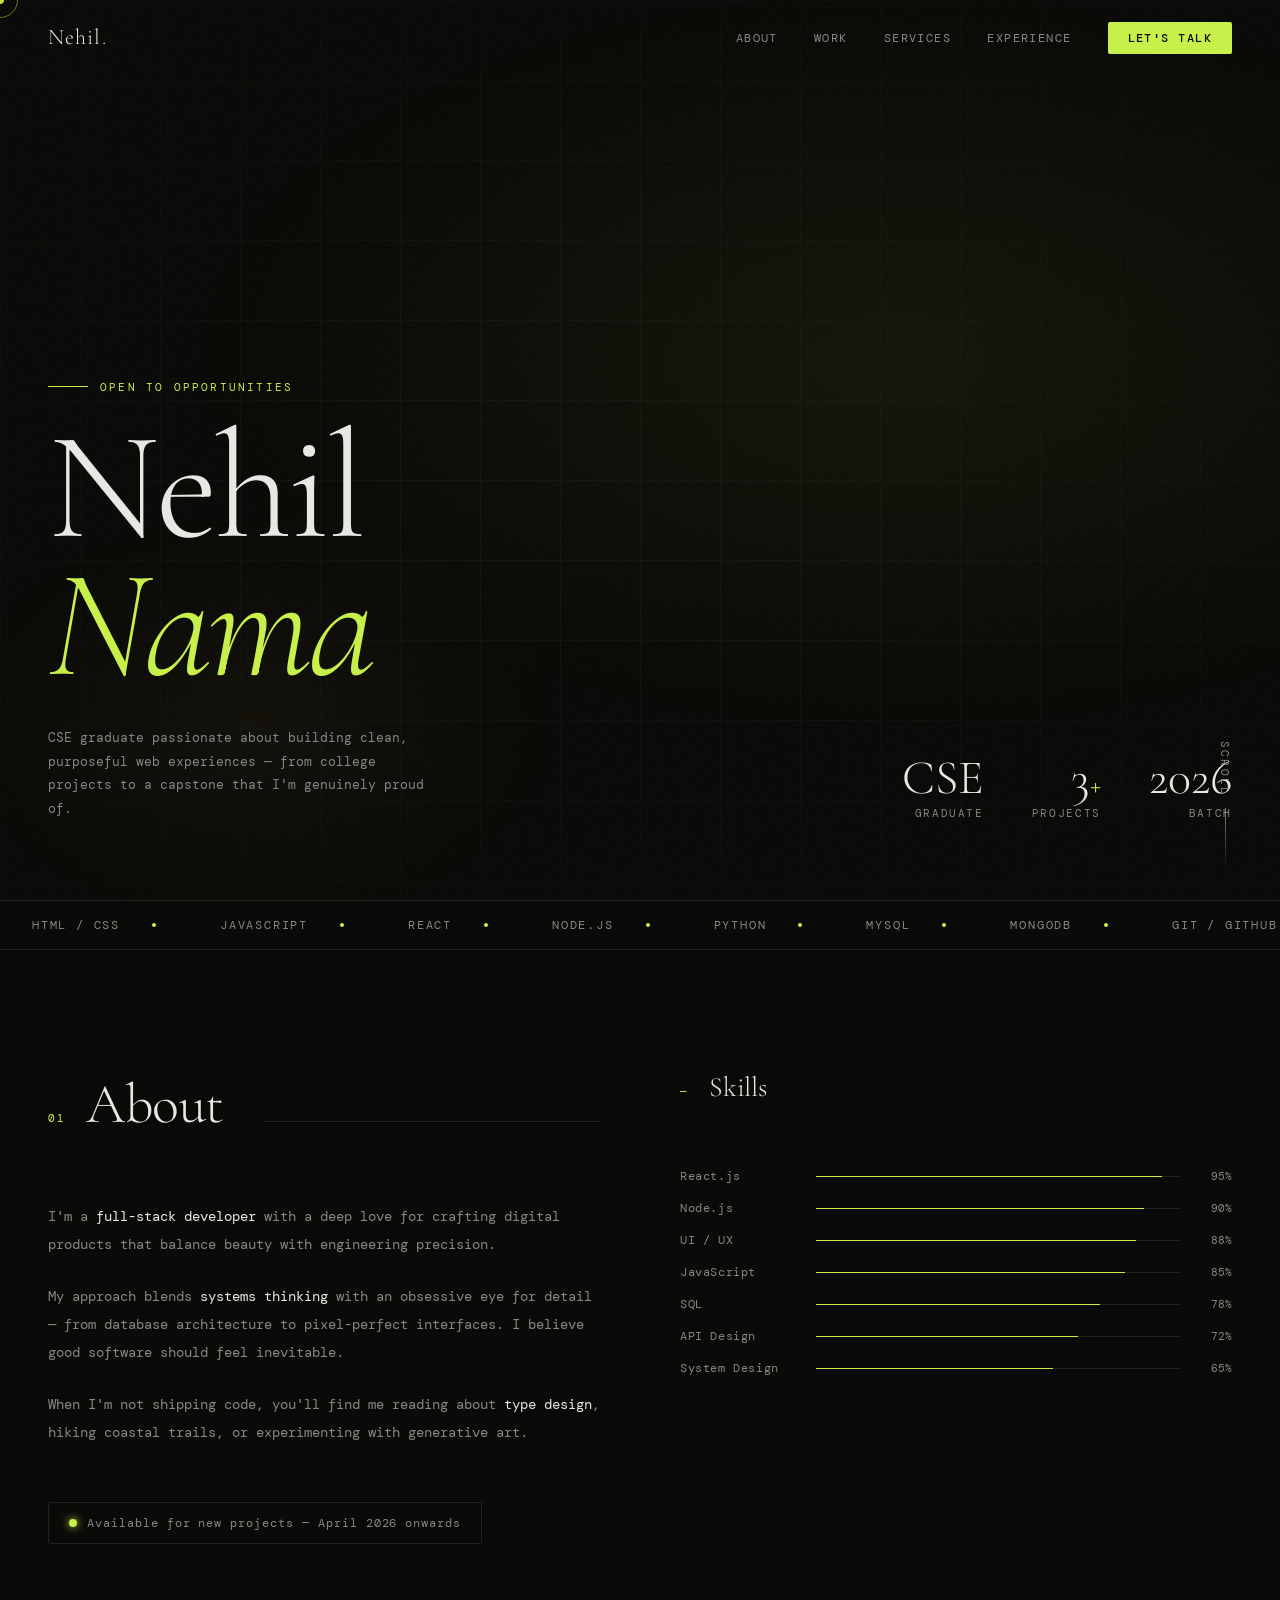
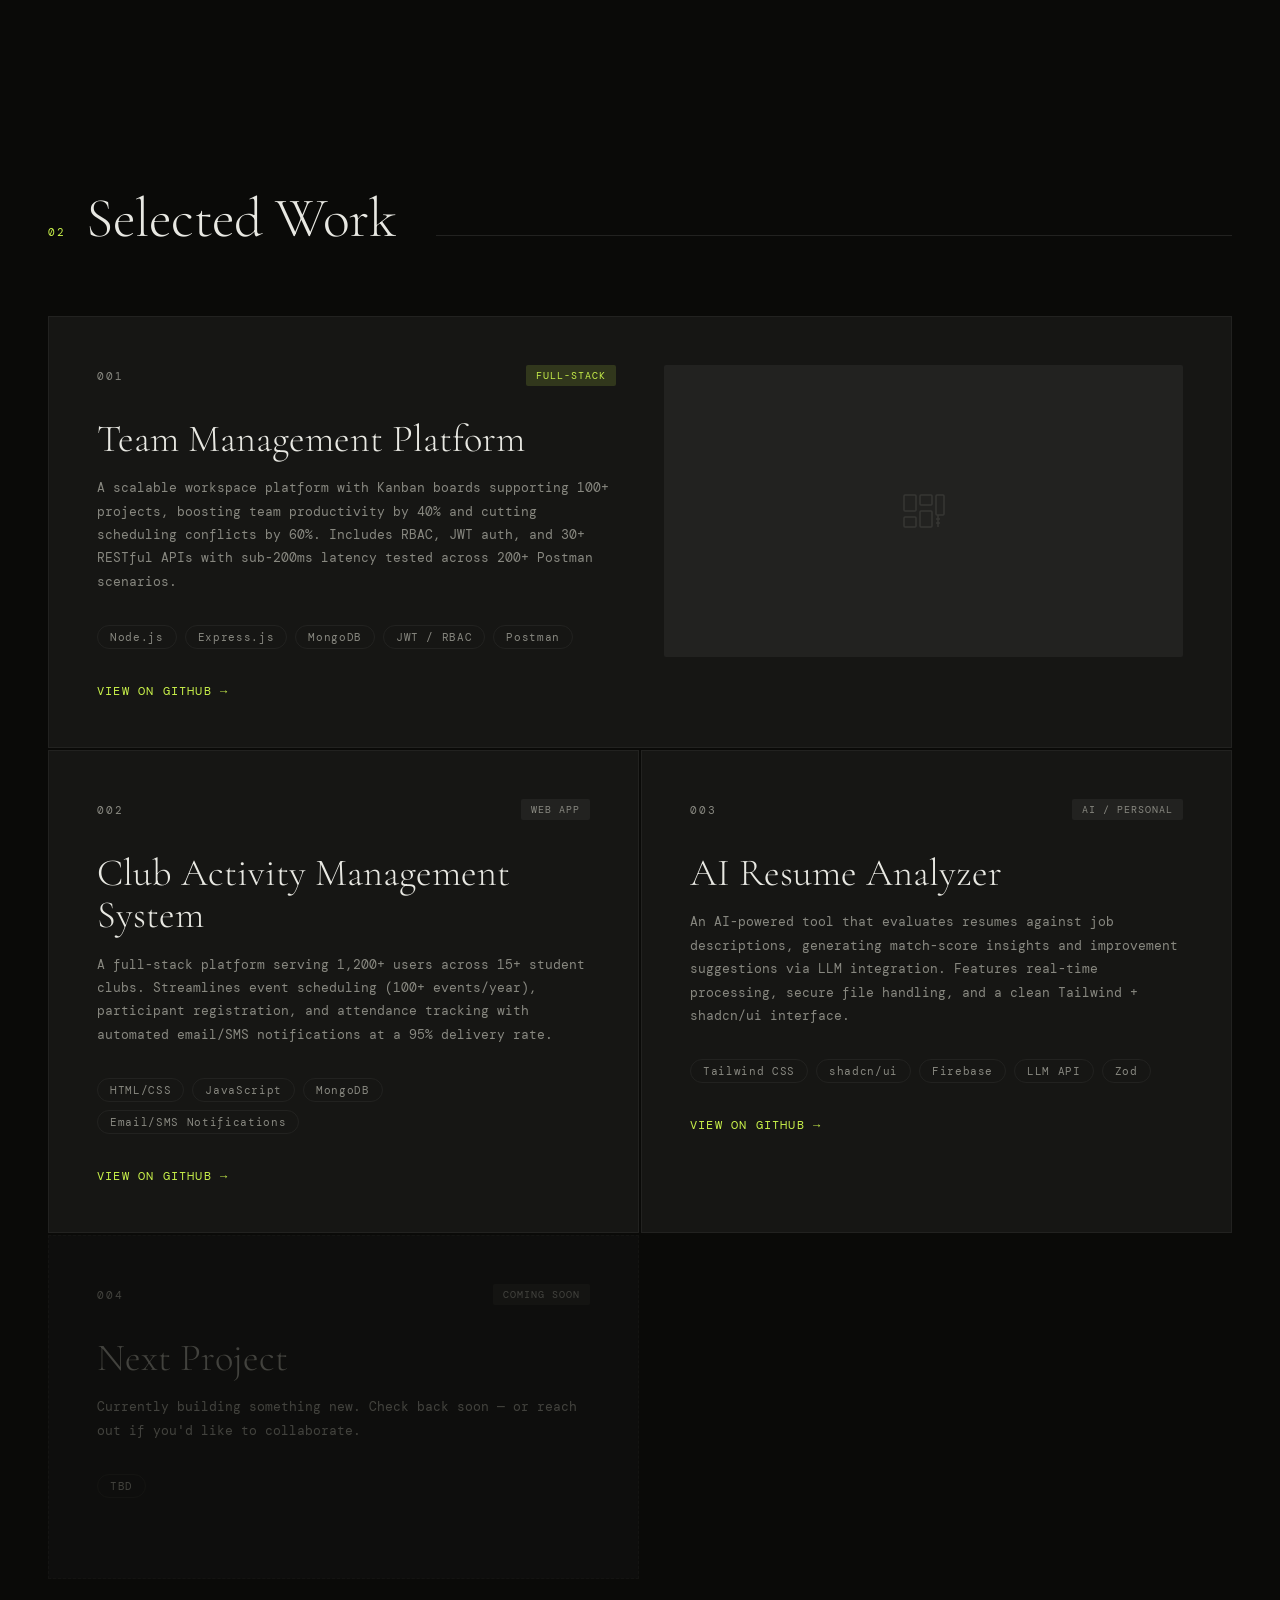
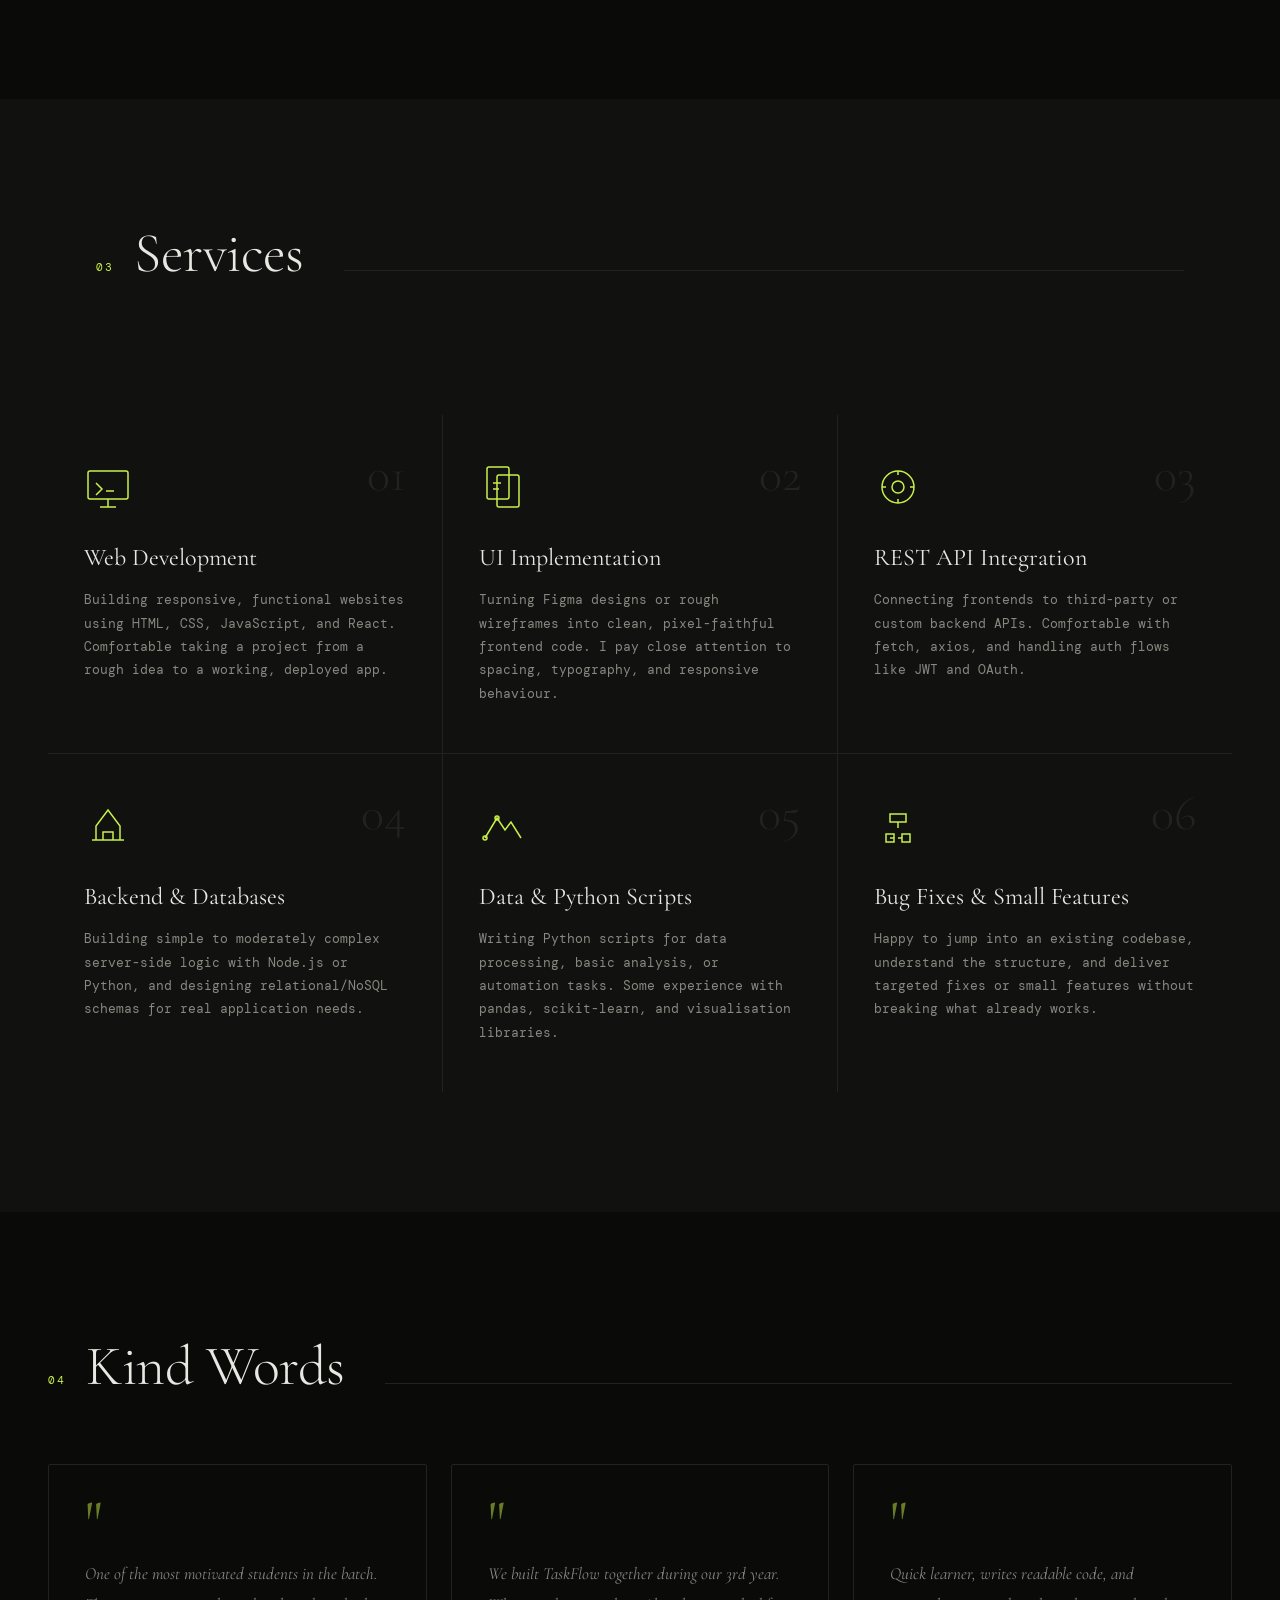
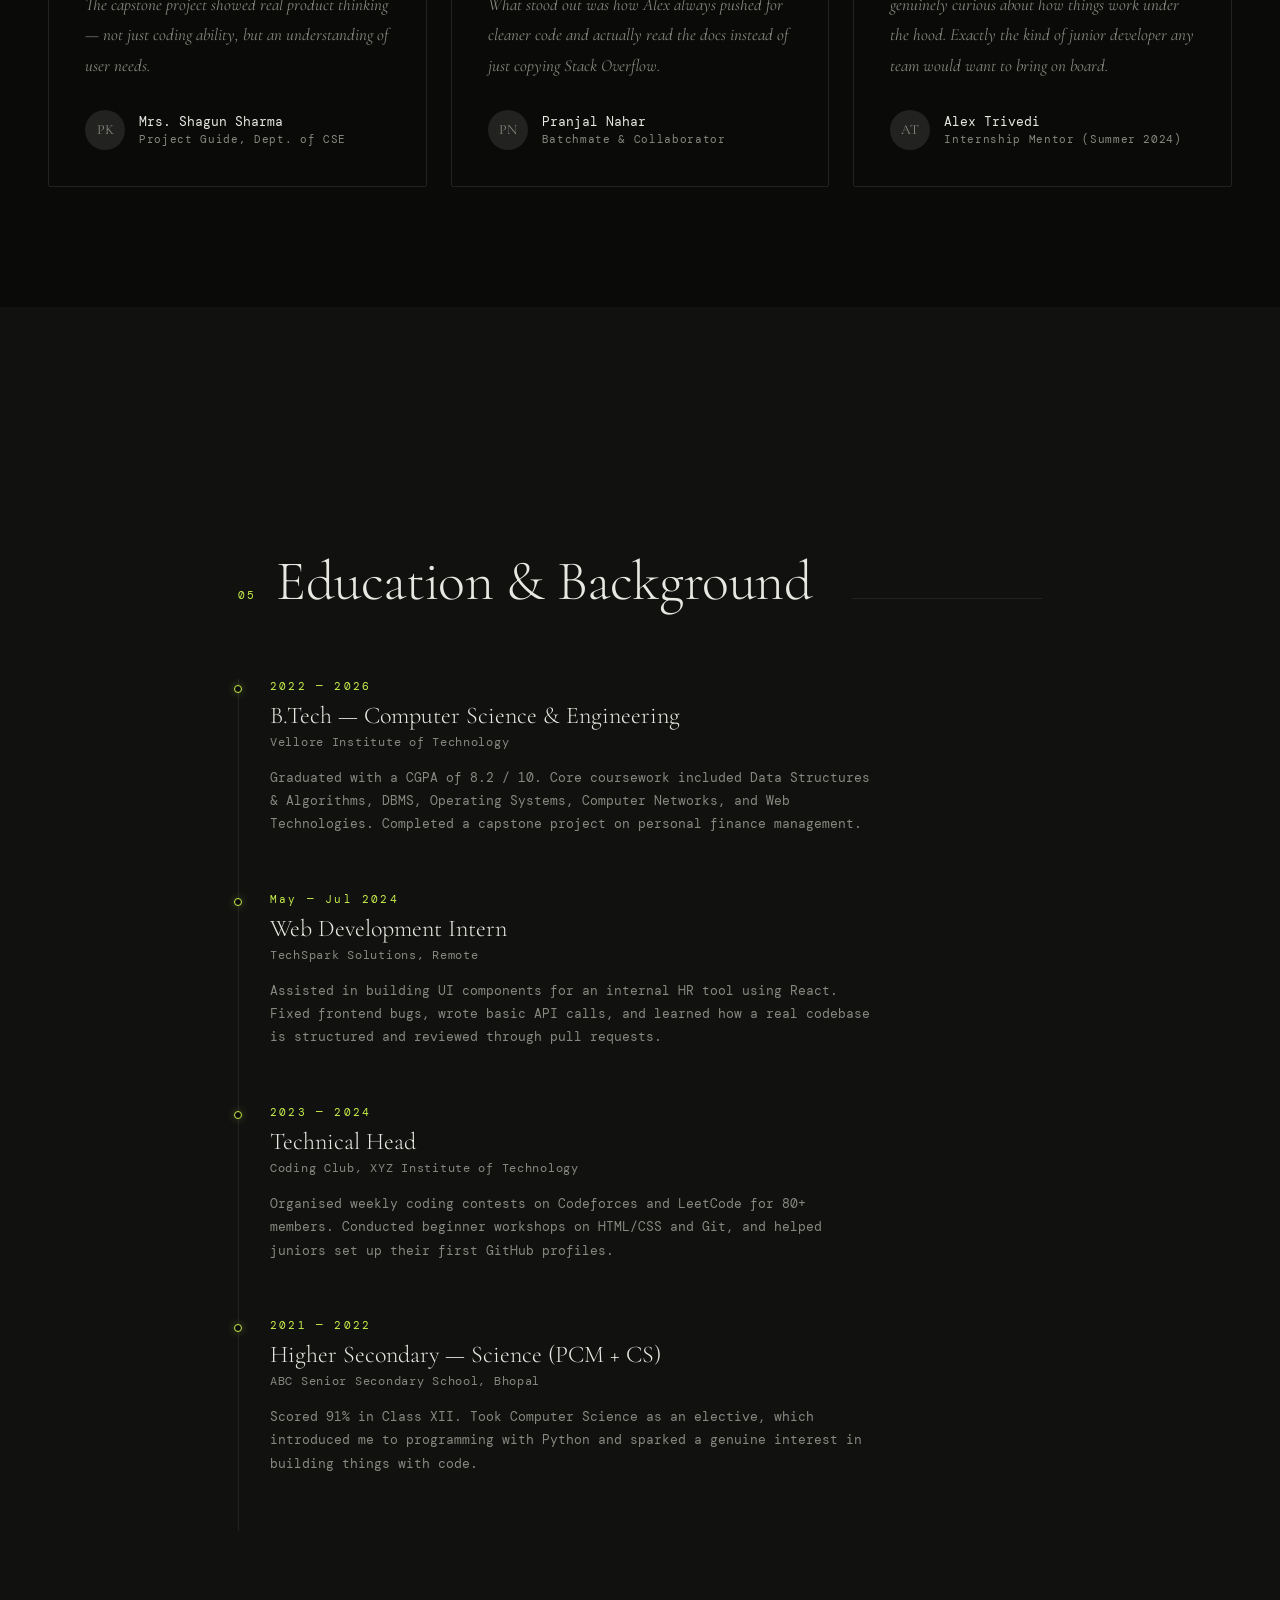
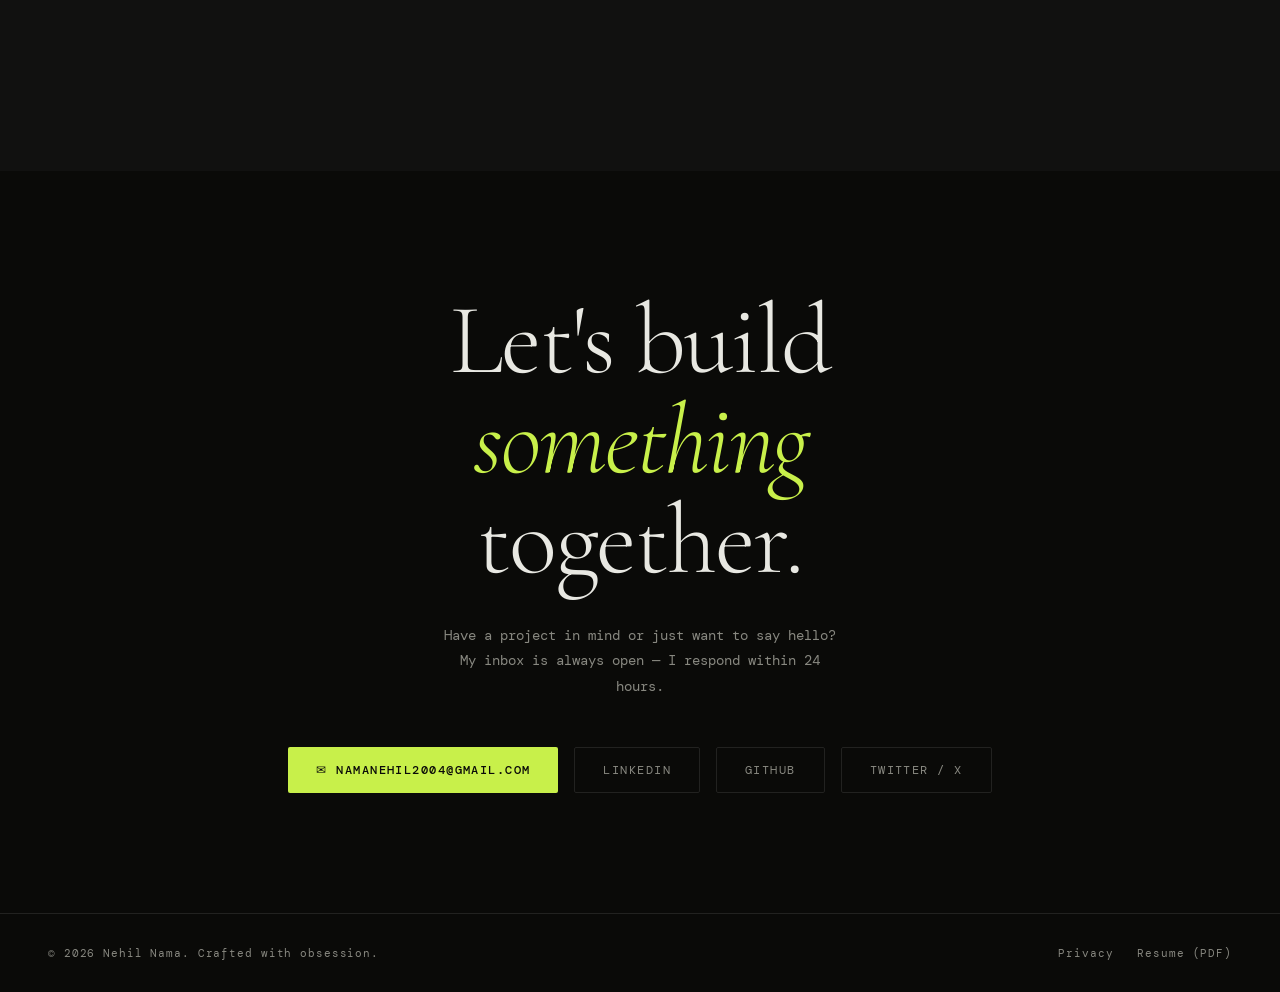
<file: index.html>
<!DOCTYPE html>
<html lang="en">
<head>
<meta charset="UTF-8" />
<meta name="viewport" content="width=device-width, initial-scale=1.0"/>
<title>Nehil Nama — Portfolio</title>
<link href="https://fonts.googleapis.com/css2?family=Cormorant+Garamond:ital,wght@0,300;0,400;0,600;1,300;1,400&family=DM+Mono:wght@300;400;500&display=swap" rel="stylesheet"/>
<link rel="stylesheet" href="style.css" />
</head>
<body>
 
<!-- Cursor -->
<div class="cursor">
  <div class="cursor-dot" id="cursorDot"></div>
  <div class="cursor-ring" id="cursorRing"></div>
</div>
 
<!-- NAV -->
<nav id="navbar">
  <a href="#hero" class="nav-logo">Nehil<span>.</span></a>
  <ul class="nav-links">
    <li><a href="#about">About</a></li>
    <li><a href="#work">Work</a></li>
    <li><a href="#services">Services</a></li>
    <li><a href="#experience">Experience</a></li>
    <li><a href="#contact" class="nav-cta">Let's Talk</a></li>
  </ul>
</nav>
 
<!-- HERO -->
<section id="hero">
  <div class="hero-bg"></div>
  <div class="hero-grid"></div>
  <div class="hero-tag reveal">Open to opportunities</div>
  <h1 class="hero-name reveal reveal-delay-1">Nehil<br><em>Nama</em></h1>
  <div class="hero-bottom reveal reveal-delay-2">
    <p class="hero-desc">CSE graduate passionate about building clean, purposeful web experiences — from college projects to a capstone that I'm genuinely proud of.</p>
    <div class="hero-stats">
      <div class="stat">
        <div class="stat-num">CSE</div>
        <div class="stat-label">Graduate</div>
      </div>
      <div class="stat">
        <div class="stat-num">3<span>+</span></div>
        <div class="stat-label">Projects</div>
      </div>
      <div class="stat">
        <div class="stat-num">2026</div>
        <div class="stat-label">Batch</div>
      </div>
    </div>
  </div>
  <div class="scroll-hint">Scroll</div>
</section>
 
<!-- MARQUEE -->
<div class="marquee-wrap">
  <div class="marquee-track">
    <span class="marquee-item">HTML / CSS <span class="marquee-dot"></span></span>
    <span class="marquee-item">JavaScript <span class="marquee-dot"></span></span>
    <span class="marquee-item">React <span class="marquee-dot"></span></span>
    <span class="marquee-item">Node.js <span class="marquee-dot"></span></span>
    <span class="marquee-item">Python <span class="marquee-dot"></span></span>
    <span class="marquee-item">MySQL <span class="marquee-dot"></span></span>
    <span class="marquee-item">MongoDB <span class="marquee-dot"></span></span>
    <span class="marquee-item">Git / GitHub <span class="marquee-dot"></span></span>
    <span class="marquee-item">Figma <span class="marquee-dot"></span></span>
    <span class="marquee-item">HTML / CSS <span class="marquee-dot"></span></span>
    <span class="marquee-item">JavaScript <span class="marquee-dot"></span></span>
    <span class="marquee-item">React <span class="marquee-dot"></span></span>
    <span class="marquee-item">Node.js <span class="marquee-dot"></span></span>
    <span class="marquee-item">Python <span class="marquee-dot"></span></span>
    <span class="marquee-item">MySQL <span class="marquee-dot"></span></span>
    <span class="marquee-item">MongoDB <span class="marquee-dot"></span></span>
    <span class="marquee-item">Git / GitHub <span class="marquee-dot"></span></span>
    <span class="marquee-item">Figma <span class="marquee-dot"></span></span>
  </div>
</div>
 
<!-- ABOUT -->
<section id="about">
  <div>
    <div class="section-header reveal">
      <span class="section-num">01</span>
      <h2 class="section-title">About</h2>
      <div class="section-line"></div>
    </div>
    <div class="about-text reveal reveal-delay-1">
      <p>I'm a <strong>full-stack developer</strong> with a deep love for crafting digital products that balance beauty with engineering precision.</p>
      <p>My approach blends <strong>systems thinking</strong> with an obsessive eye for detail — from database architecture to pixel-perfect interfaces. I believe good software should feel inevitable.</p>
      <p>When I'm not shipping code, you'll find me reading about <strong>type design</strong>, hiking coastal trails, or experimenting with generative art.</p>
      <div class="available-badge">
        <div class="available-dot"></div>
        Available for new projects — April 2026 onwards
      </div>
    </div>
  </div>
  <div>
    <div class="section-header reveal">
      <span class="section-num">—</span>
      <h2 class="section-title" style="font-size:28px">Skills</h2>
    </div>
    <div class="about-skills reveal reveal-delay-1" id="skillBars">
      <div class="skill-row"><span class="skill-name">React.js</span><div class="skill-bar"><div class="skill-fill" style="width:95%"></div></div><span class="skill-pct">95%</span></div>
      <div class="skill-row"><span class="skill-name">Node.js</span><div class="skill-bar"><div class="skill-fill" style="width:90%"></div></div><span class="skill-pct">90%</span></div>
      <div class="skill-row"><span class="skill-name">UI / UX</span><div class="skill-bar"><div class="skill-fill" style="width:88%"></div></div><span class="skill-pct">88%</span></div>
      <div class="skill-row"><span class="skill-name">JavaScript</span><div class="skill-bar"><div class="skill-fill" style="width:85%"></div></div><span class="skill-pct">85%</span></div>
      <div class="skill-row"><span class="skill-name">SQL</span><div class="skill-bar"><div class="skill-fill" style="width:78%"></div></div><span class="skill-pct">78%</span></div>
      <div class="skill-row"><span class="skill-name">API Design</span><div class="skill-bar"><div class="skill-fill" style="width:72%"></div></div><span class="skill-pct">72%</span></div>
      <div class="skill-row"><span class="skill-name">System Design</span><div class="skill-bar"><div class="skill-fill" style="width:65%"></div></div><span class="skill-pct">65%</span></div>
    </div>
  </div>
</section>
 
<!-- WORK -->
<section id="work">
  <div class="section-header reveal">
    <span class="section-num">02</span>
    <h2 class="section-title">Selected Work</h2>
    <div class="section-line"></div>
  </div>
  <div class="projects-grid">
 
    <!-- Project 1 — Team Management Platform (Featured) -->
    <div class="project-card featured reveal">
      <div>
        <div class="project-num">001 <span class="project-tag featured">Full-Stack</span></div>
        <h3 class="project-title">Team Management Platform</h3>
        <p class="project-desc">A scalable workspace platform with Kanban boards supporting 100+ projects, boosting team productivity by 40% and cutting scheduling conflicts by 60%. Includes RBAC, JWT auth, and 30+ RESTful APIs with sub-200ms latency tested across 200+ Postman scenarios.</p>
        <div class="project-tech">
          <span class="tech-pill">Node.js</span><span class="tech-pill">Express.js</span>
          <span class="tech-pill">MongoDB</span><span class="tech-pill">JWT / RBAC</span><span class="tech-pill">Postman</span>
        </div>
        <a href="#" class="project-link">View on GitHub →</a>
      </div>
      <div class="project-visual">
        <svg viewBox="0 0 48 48" fill="none" stroke="currentColor" stroke-width="1.5">
          <rect x="4" y="8" width="12" height="16" rx="1"/><rect x="20" y="8" width="12" height="10" rx="1"/>
          <rect x="36" y="8" width="8" height="20" rx="1"/><rect x="4" y="30" width="12" height="10" rx="1"/>
          <rect x="20" y="24" width="12" height="16" rx="1"/><path d="M40 32h-4M40 36h-4M38 28v12"/>
        </svg>
      </div>
    </div>
 
    <!-- Project 2 — CAMS -->
    <div class="project-card reveal reveal-delay-1">
      <div class="project-num">002 <span class="project-tag">Web App</span></div>
      <h3 class="project-title">Club Activity Management System</h3>
      <p class="project-desc">A full-stack platform serving 1,200+ users across 15+ student clubs. Streamlines event scheduling (100+ events/year), participant registration, and attendance tracking with automated email/SMS notifications at a 95% delivery rate.</p>
      <div class="project-tech">
        <span class="tech-pill">HTML/CSS</span><span class="tech-pill">JavaScript</span>
        <span class="tech-pill">MongoDB</span><span class="tech-pill">Email/SMS Notifications</span>
      </div>
      <a href="#" class="project-link">View on GitHub →</a>
    </div>
 
    <!-- Project 3 — AI Resume Analyzer -->
    <div class="project-card reveal reveal-delay-2">
      <div class="project-num">003 <span class="project-tag">AI / Personal</span></div>
      <h3 class="project-title">AI Resume Analyzer</h3>
      <p class="project-desc">An AI-powered tool that evaluates resumes against job descriptions, generating match-score insights and improvement suggestions via LLM integration. Features real-time processing, secure file handling, and a clean Tailwind + shadcn/ui interface.</p>
      <div class="project-tech">
        <span class="tech-pill">Tailwind CSS</span><span class="tech-pill">shadcn/ui</span>
        <span class="tech-pill">Firebase</span><span class="tech-pill">LLM API</span><span class="tech-pill">Zod</span>
      </div>
      <a href="#" class="project-link">View on GitHub →</a>
    </div>
 
    <!-- Placeholder for future projects -->
    <div class="project-card reveal" style="opacity:0.45; border-style: dashed;">
      <div class="project-num">004 <span class="project-tag">Coming Soon</span></div>
      <h3 class="project-title" style="color:var(--muted);">Next Project</h3>
      <p class="project-desc">Currently building something new. Check back soon — or reach out if you'd like to collaborate.</p>
      <div class="project-tech">
        <span class="tech-pill">TBD</span>
      </div>
    </div>
 
  </div>
</section>
 
<!-- SERVICES -->
<section id="services">
  <div style="padding: 0 48px 64px;">
    <div class="section-header reveal">
      <span class="section-num">03</span>
      <h2 class="section-title">Services</h2>
      <div class="section-line"></div>
    </div>
  </div>
  <div class="services-grid">
    <div class="service-card reveal">
      <span class="service-num">01</span>
      <svg class="service-icon" viewBox="0 0 48 48" fill="none" stroke="currentColor" stroke-width="1.5">
        <rect x="4" y="8" width="40" height="28" rx="2"/><path d="M16 44h16M24 36v8"/>
        <path d="M12 20l6 6-6 6M22 28h8"/>
      </svg>
      <h3 class="service-title">Web Development</h3>
      <p class="service-desc">Building responsive, functional websites using HTML, CSS, JavaScript, and React. Comfortable taking a project from a rough idea to a working, deployed app.</p>
    </div>
    <div class="service-card reveal reveal-delay-1">
      <span class="service-num">02</span>
      <svg class="service-icon" viewBox="0 0 48 48" fill="none" stroke="currentColor" stroke-width="1.5">
        <rect x="8" y="4" width="22" height="32" rx="2"/><rect x="18" y="12" width="22" height="32" rx="2"/>
        <path d="M14 20h8M14 26h6"/>
      </svg>
      <h3 class="service-title">UI Implementation</h3>
      <p class="service-desc">Turning Figma designs or rough wireframes into clean, pixel-faithful frontend code. I pay close attention to spacing, typography, and responsive behaviour.</p>
    </div>
    <div class="service-card reveal reveal-delay-2">
      <span class="service-num">03</span>
      <svg class="service-icon" viewBox="0 0 48 48" fill="none" stroke="currentColor" stroke-width="1.5">
        <circle cx="24" cy="24" r="16"/><path d="M24 8v4M24 36v4M8 24h4M36 24h4"/>
        <circle cx="24" cy="24" r="6"/>
      </svg>
      <h3 class="service-title">REST API Integration</h3>
      <p class="service-desc">Connecting frontends to third-party or custom backend APIs. Comfortable with fetch, axios, and handling auth flows like JWT and OAuth.</p>
    </div>
    <div class="service-card reveal">
      <span class="service-num">04</span>
      <svg class="service-icon" viewBox="0 0 48 48" fill="none" stroke="currentColor" stroke-width="1.5">
        <path d="M12 38V24l12-16 12 16v14"/><path d="M19 38v-8h10v8"/>
        <path d="M8 38h32"/>
      </svg>
      <h3 class="service-title">Backend & Databases</h3>
      <p class="service-desc">Building simple to moderately complex server-side logic with Node.js or Python, and designing relational/NoSQL schemas for real application needs.</p>
    </div>
    <div class="service-card reveal reveal-delay-1">
      <span class="service-num">05</span>
      <svg class="service-icon" viewBox="0 0 48 48" fill="none" stroke="currentColor" stroke-width="1.5">
        <path d="M6 36l12-20 8 12 6-8 10 16"/><circle cx="6" cy="36" r="2"/><circle cx="18" cy="16" r="2"/>
      </svg>
      <h3 class="service-title">Data & Python Scripts</h3>
      <p class="service-desc">Writing Python scripts for data processing, basic analysis, or automation tasks. Some experience with pandas, scikit-learn, and visualisation libraries.</p>
    </div>
    <div class="service-card reveal reveal-delay-2">
      <span class="service-num">06</span>
      <svg class="service-icon" viewBox="0 0 48 48" fill="none" stroke="currentColor" stroke-width="1.5">
        <path d="M16 12h16v8H16z"/><path d="M24 20v6"/><path d="M12 32h8v8h-8z"/>
        <path d="M28 32h8v8h-8z"/><path d="M16 36h4M28 36h-4"/>
      </svg>
      <h3 class="service-title">Bug Fixes & Small Features</h3>
      <p class="service-desc">Happy to jump into an existing codebase, understand the structure, and deliver targeted fixes or small features without breaking what already works.</p>
    </div>
  </div>
</section>
 
<!-- TESTIMONIALS -->
<section id="testimonials">
  <div class="section-header reveal">
    <span class="section-num">04</span>
    <h2 class="section-title">Kind Words</h2>
    <div class="section-line"></div>
  </div>
  <div class="testimonials-track">
    <div class="testimonial-card reveal">
      <div class="testimonial-quote">"</div>
      <p class="testimonial-text">One of the most motivated students in the batch. The capstone project showed real product thinking — not just coding ability, but an understanding of user needs.</p>
      <div class="testimonial-author">
        <div class="testimonial-avatar">PK</div>
        <div>
          <div class="testimonial-name">Mrs. Shagun Sharma</div>
          <div class="testimonial-role">Project Guide, Dept. of CSE</div>
        </div>
      </div>
    </div>
    <div class="testimonial-card reveal reveal-delay-1">
      <div class="testimonial-quote">"</div>
      <p class="testimonial-text">We built TaskFlow together during our 3rd year. What stood out was how Alex always pushed for cleaner code and actually read the docs instead of just copying Stack Overflow.</p>
      <div class="testimonial-author">
        <div class="testimonial-avatar">PN</div>
        <div>
          <div class="testimonial-name">Pranjal Nahar</div>
          <div class="testimonial-role">Batchmate & Collaborator</div>
        </div>
      </div>
    </div>
    <div class="testimonial-card reveal reveal-delay-2">
      <div class="testimonial-quote">"</div>
      <p class="testimonial-text">Quick learner, writes readable code, and genuinely curious about how things work under the hood. Exactly the kind of junior developer any team would want to bring on board.</p>
      <div class="testimonial-author">
        <div class="testimonial-avatar">AT</div>
        <div>
          <div class="testimonial-name">Alex Trivedi</div>
          <div class="testimonial-role">Internship Mentor (Summer 2024)</div>
        </div>
      </div>
    </div>
  </div>
</section>
 
<!-- EXPERIENCE -->
<section id="experience">
  <div style="padding: 0 48px 0; max-width: 900px; margin: 0 auto; padding: 120px 48px;">
    <div class="section-header reveal">
      <span class="section-num">05</span>
      <h2 class="section-title">Education & Background</h2>
      <div class="section-line"></div>
    </div>
    <div class="timeline">
      <div class="timeline-item reveal">
        <div class="timeline-year">2022 — 2026</div>
        <div class="timeline-role">B.Tech — Computer Science & Engineering</div>
        <div class="timeline-company">Vellore Institute of Technology</div>
        <p class="timeline-desc">Graduated with a CGPA of 8.2 / 10. Core coursework included Data Structures & Algorithms, DBMS, Operating Systems, Computer Networks, and Web Technologies. Completed a capstone project on personal finance management.</p>
      </div>
      <div class="timeline-item reveal reveal-delay-1">
        <div class="timeline-year">May — Jul 2024</div>
        <div class="timeline-role">Web Development Intern</div>
        <div class="timeline-company">TechSpark Solutions, Remote</div>
        <p class="timeline-desc">Assisted in building UI components for an internal HR tool using React. Fixed frontend bugs, wrote basic API calls, and learned how a real codebase is structured and reviewed through pull requests.</p>
      </div>
      <div class="timeline-item reveal reveal-delay-2">
        <div class="timeline-year">2023 — 2024</div>
        <div class="timeline-role">Technical Head</div>
        <div class="timeline-company">Coding Club, XYZ Institute of Technology</div>
        <p class="timeline-desc">Organised weekly coding contests on Codeforces and LeetCode for 80+ members. Conducted beginner workshops on HTML/CSS and Git, and helped juniors set up their first GitHub profiles.</p>
      </div>
      <div class="timeline-item reveal">
        <div class="timeline-year">2021 — 2022</div>
        <div class="timeline-role">Higher Secondary — Science (PCM + CS)</div>
        <div class="timeline-company">ABC Senior Secondary School, Bhopal</div>
        <p class="timeline-desc">Scored 91% in Class XII. Took Computer Science as an elective, which introduced me to programming with Python and sparked a genuine interest in building things with code.</p>
      </div>
    </div>
  </div>
</section>
 
<!-- CONTACT -->
<section id="contact">
  <h2 class="contact-big reveal">Let's build<br><em>something</em><br>together.</h2>
  <p class="contact-sub reveal reveal-delay-1">Have a project in mind or just want to say hello? My inbox is always open — I respond within 24 hours.</p>
  <div class="contact-links reveal reveal-delay-2">
    <a href="mailto:namanehil2004@gmail.com" class="contact-btn contact-btn-primary">✉ namanehil2004@gmail.com</a>
    <a href="https://www.linkedin.com/in/nehil-nama-772972247/" class="contact-btn contact-btn-secondary">LinkedIn</a>
    <a href="https://github.com/Nehil-nama/ManageIT-BackEnd-only.git" class="contact-btn contact-btn-secondary">GitHub</a>
    <a href="#" class="contact-btn contact-btn-secondary">Twitter / X</a>
  </div>
</section>
 
<footer>
  <span>© 2026 Nehil Nama. Crafted with obsession.</span>
  <div class="footer-links">
    <a href="#">Privacy</a>
    <a href="#">Resume (PDF)</a>
  </div>
</footer>
 
<script>
  // Custom cursor
  const dot = document.getElementById('cursorDot');
  const ring = document.getElementById('cursorRing');
  let mx = 0, my = 0, rx = 0, ry = 0;
  document.addEventListener('mousemove', e => { mx = e.clientX; my = e.clientY; });
  function animateCursor() {
    dot.style.left = mx + 'px'; dot.style.top = my + 'px';
    rx += (mx - rx) * 0.12; ry += (my - ry) * 0.12;
    ring.style.left = rx + 'px'; ring.style.top = ry + 'px';
    requestAnimationFrame(animateCursor);
  }
  animateCursor();
 
  // Navbar scroll
  const navbar = document.getElementById('navbar');
  window.addEventListener('scroll', () => {
    navbar.classList.toggle('scrolled', window.scrollY > 60);
  });
 
  // Reveal on scroll
  const observer = new IntersectionObserver((entries) => {
    entries.forEach(e => { if (e.isIntersecting) e.target.classList.add('visible'); });
  }, { threshold: 0.12 });
  document.querySelectorAll('.reveal').forEach(el => observer.observe(el));
 
  // Skill bars animate on scroll
  const skillObserver = new IntersectionObserver((entries) => {
    entries.forEach(e => {
      if (e.isIntersecting) {
        e.target.querySelectorAll('.skill-fill').forEach(bar => {
          bar.style.transform = 'scaleX(0)';
          setTimeout(() => { bar.style.transform = 'scaleX(1)'; }, 200);
        });
        skillObserver.unobserve(e.target);
      }
    });
  }, { threshold: 0.3 });
  const skillSection = document.getElementById('skillBars');
  if (skillSection) skillObserver.observe(skillSection);
 
  // Hero initial reveal
  document.querySelectorAll('#hero .reveal').forEach((el, i) => {
    setTimeout(() => el.classList.add('visible'), 300 + i * 200);
  });
</script>
</body>
</html>
</file>
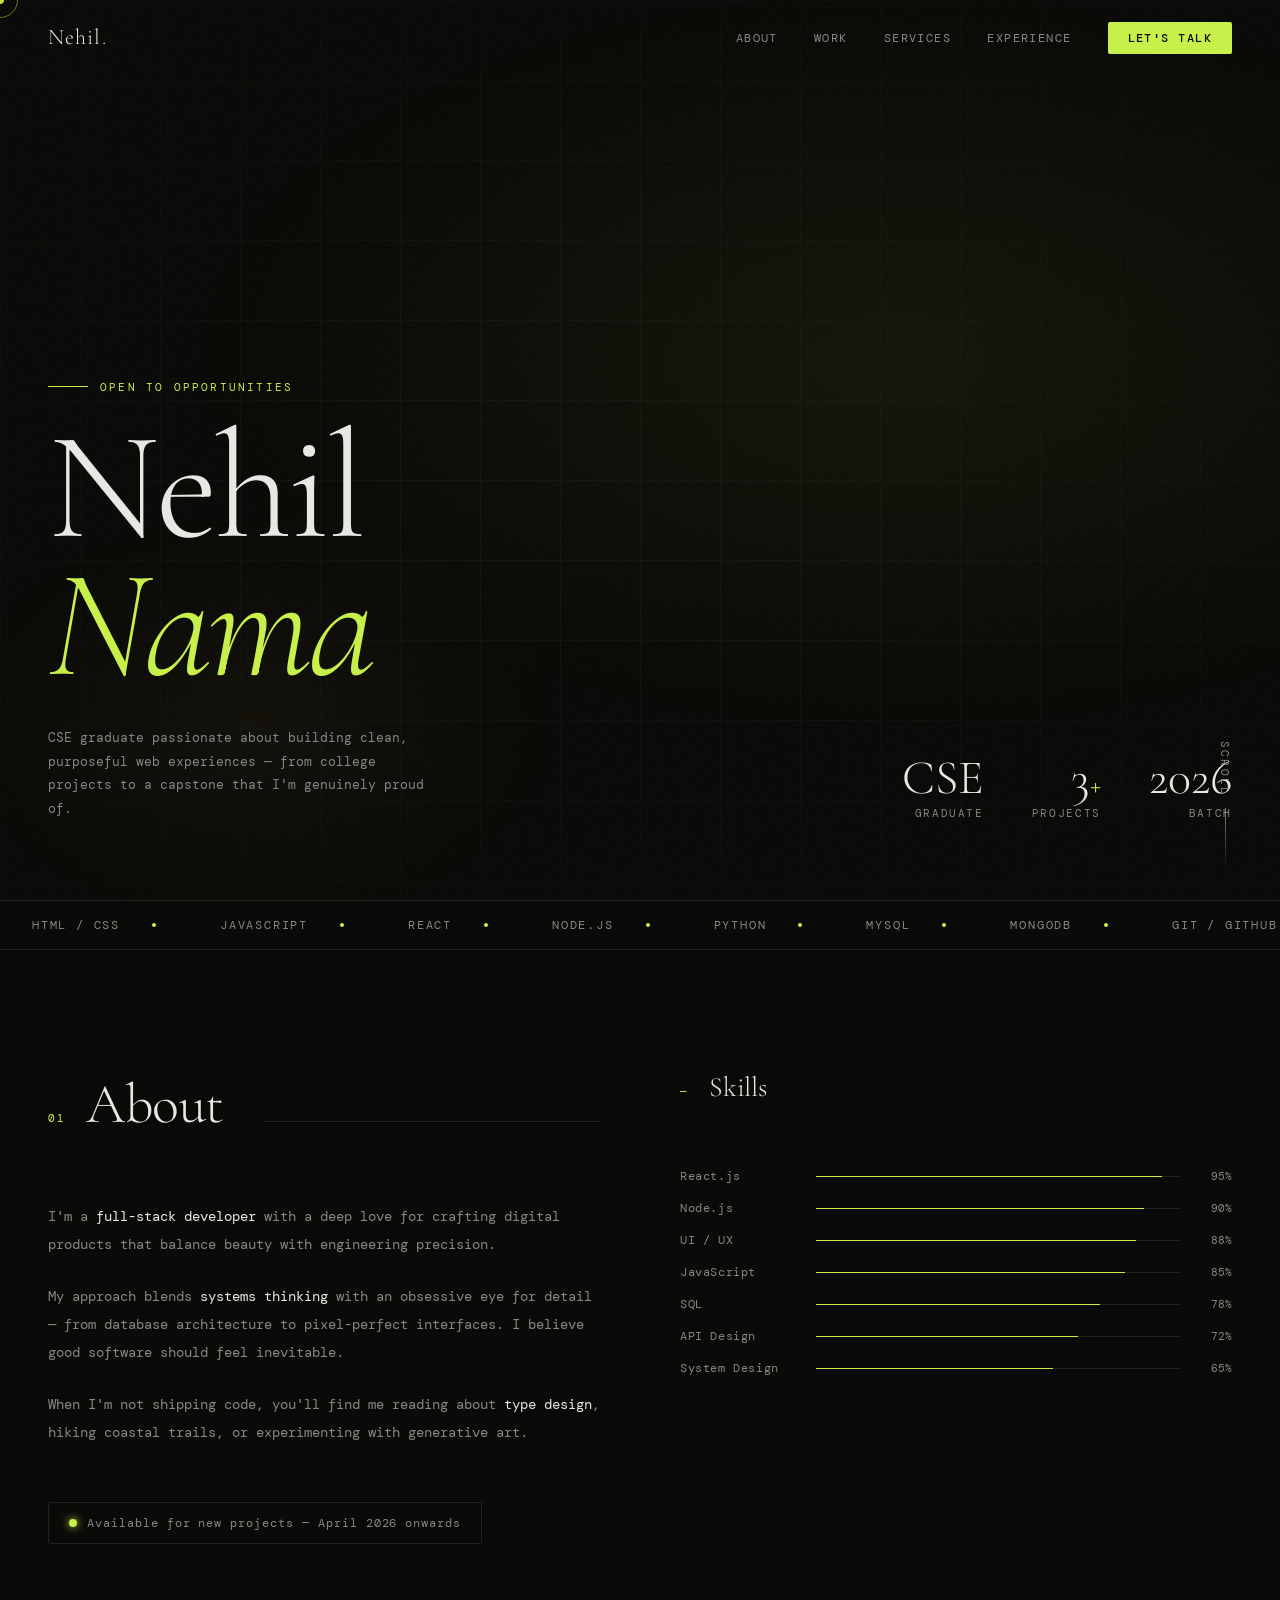
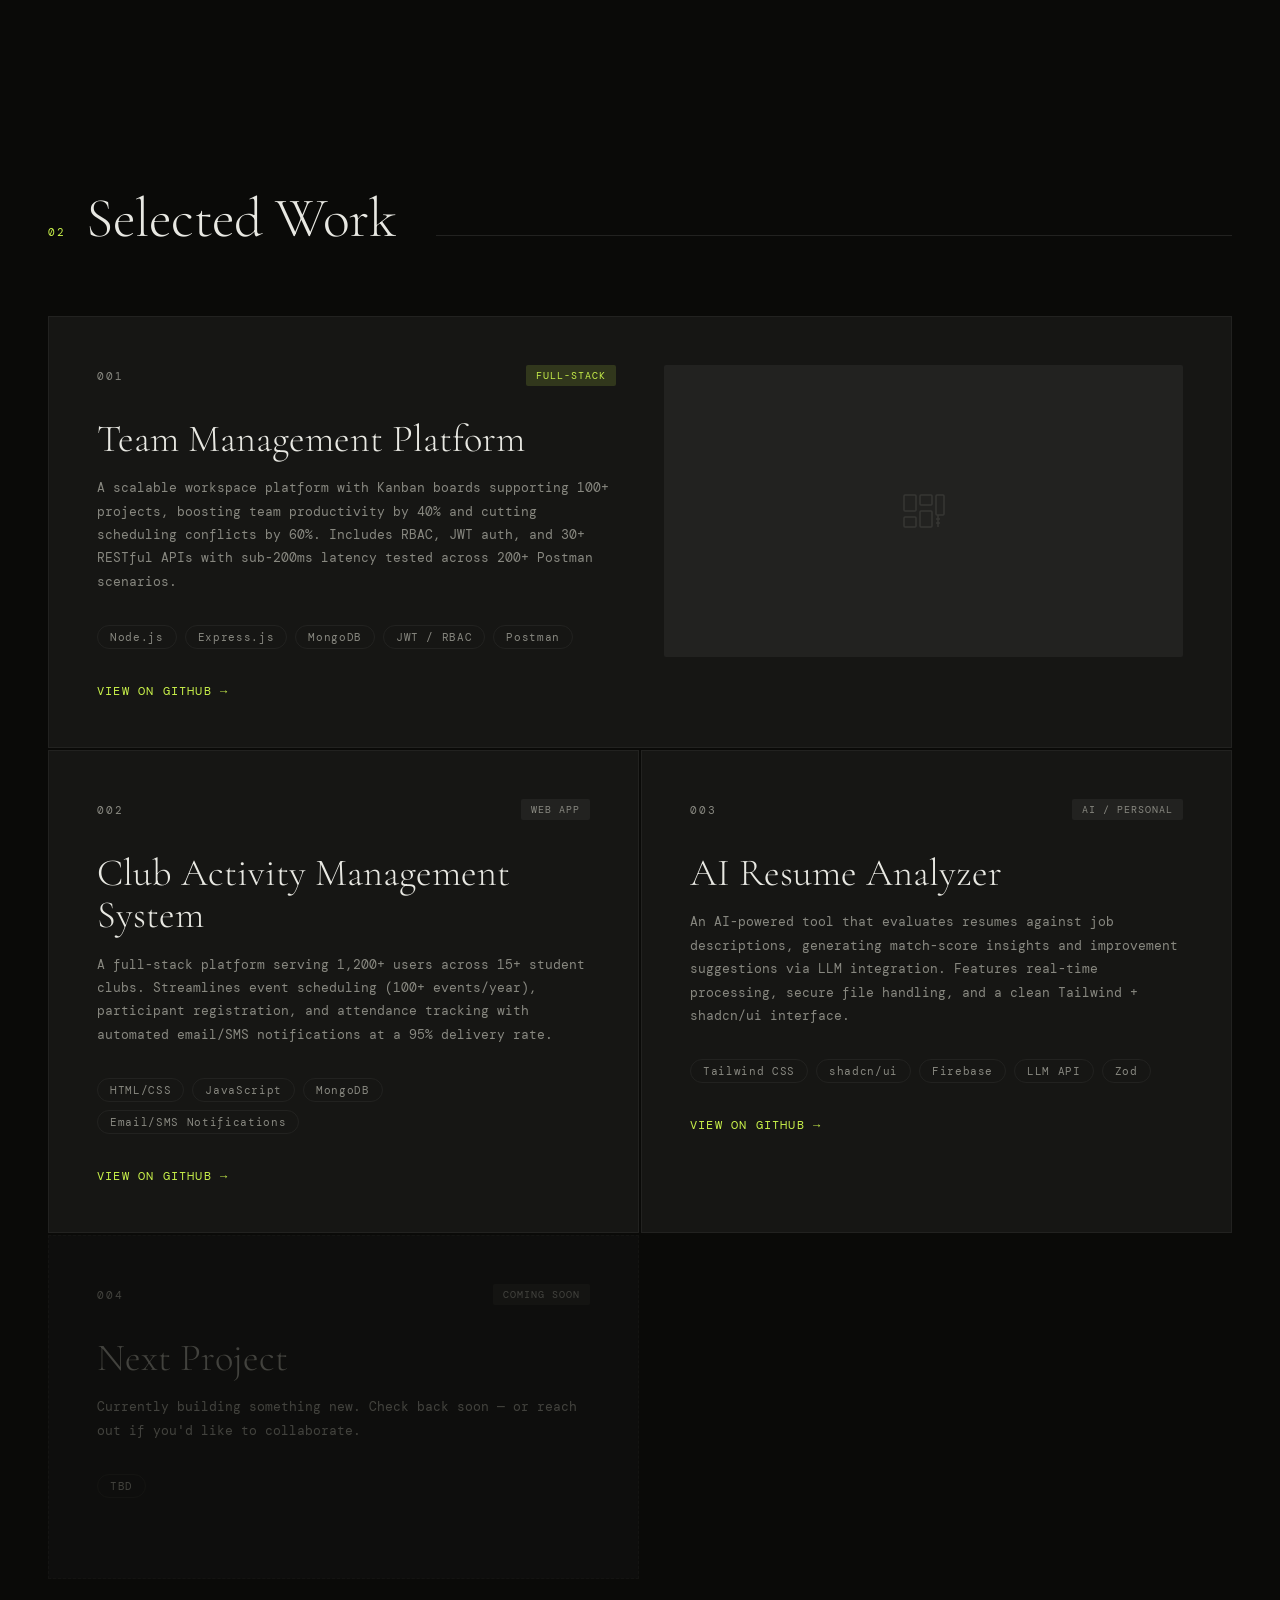
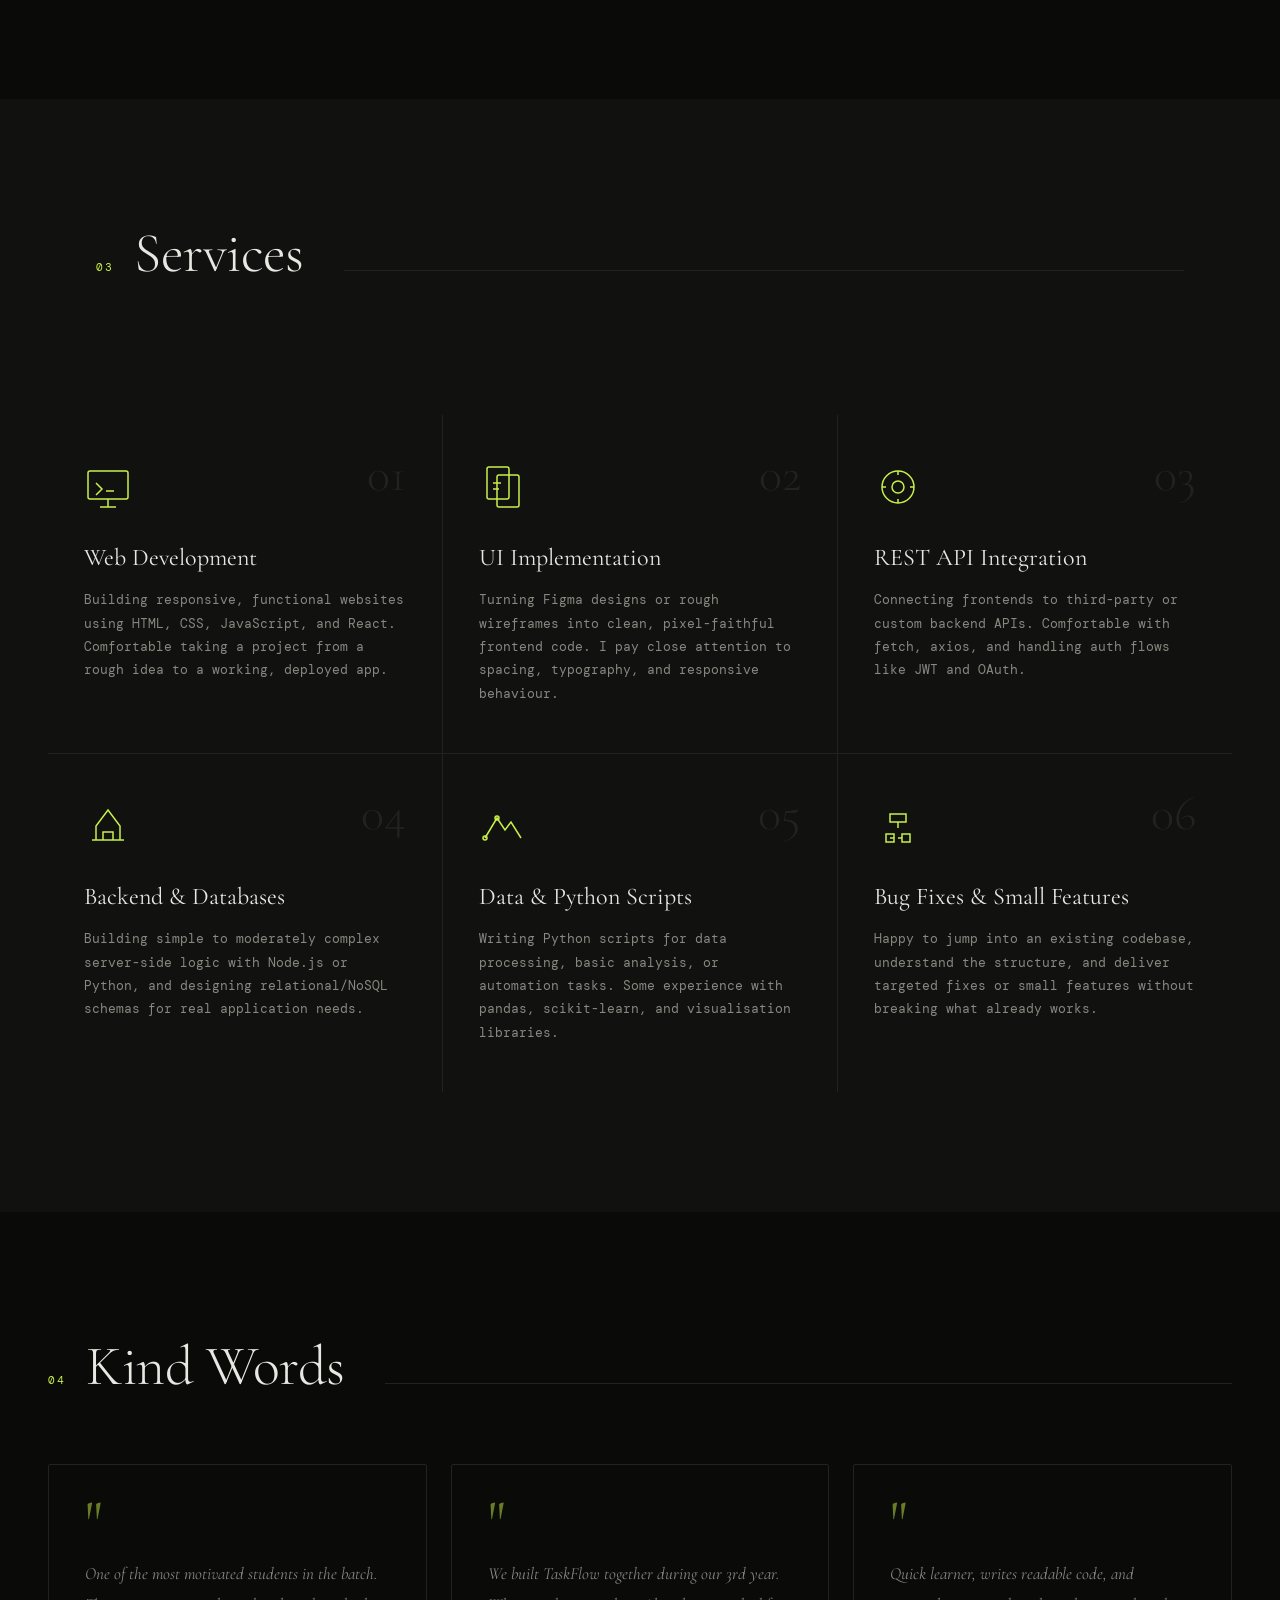
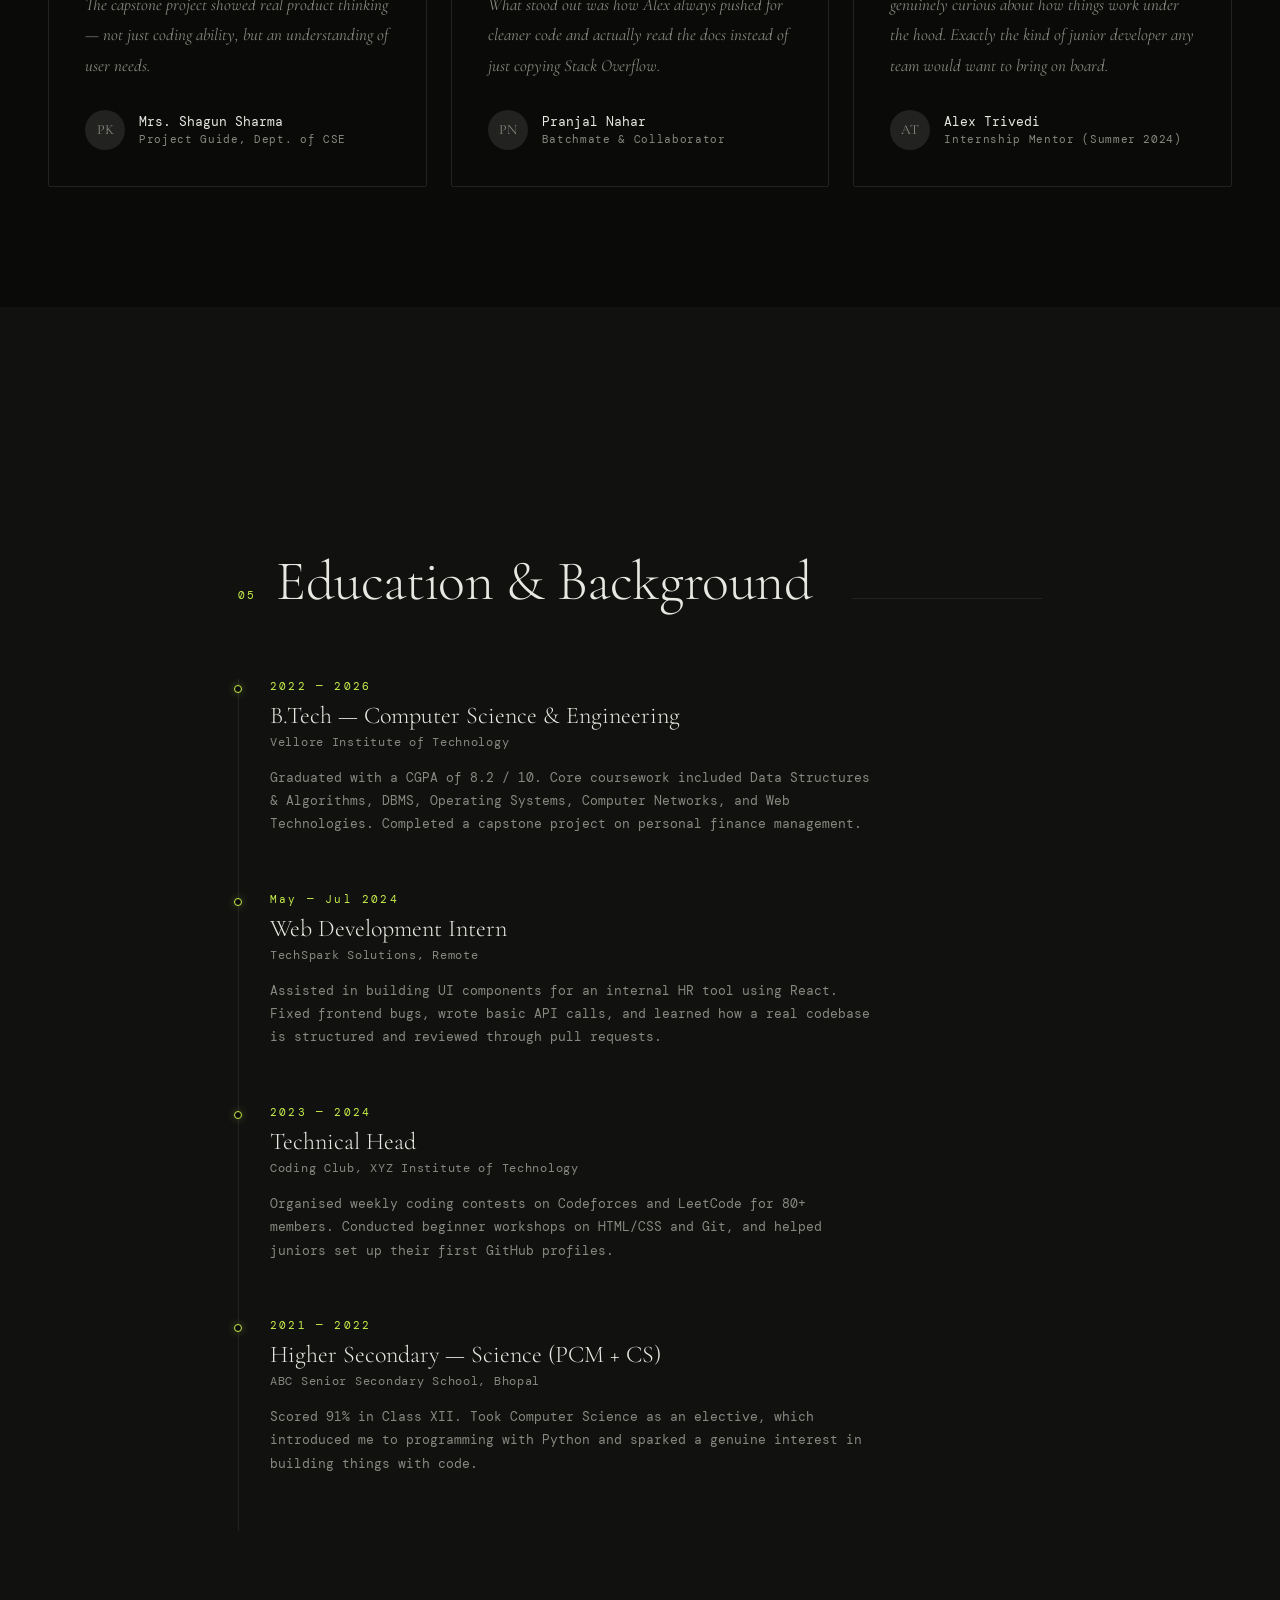
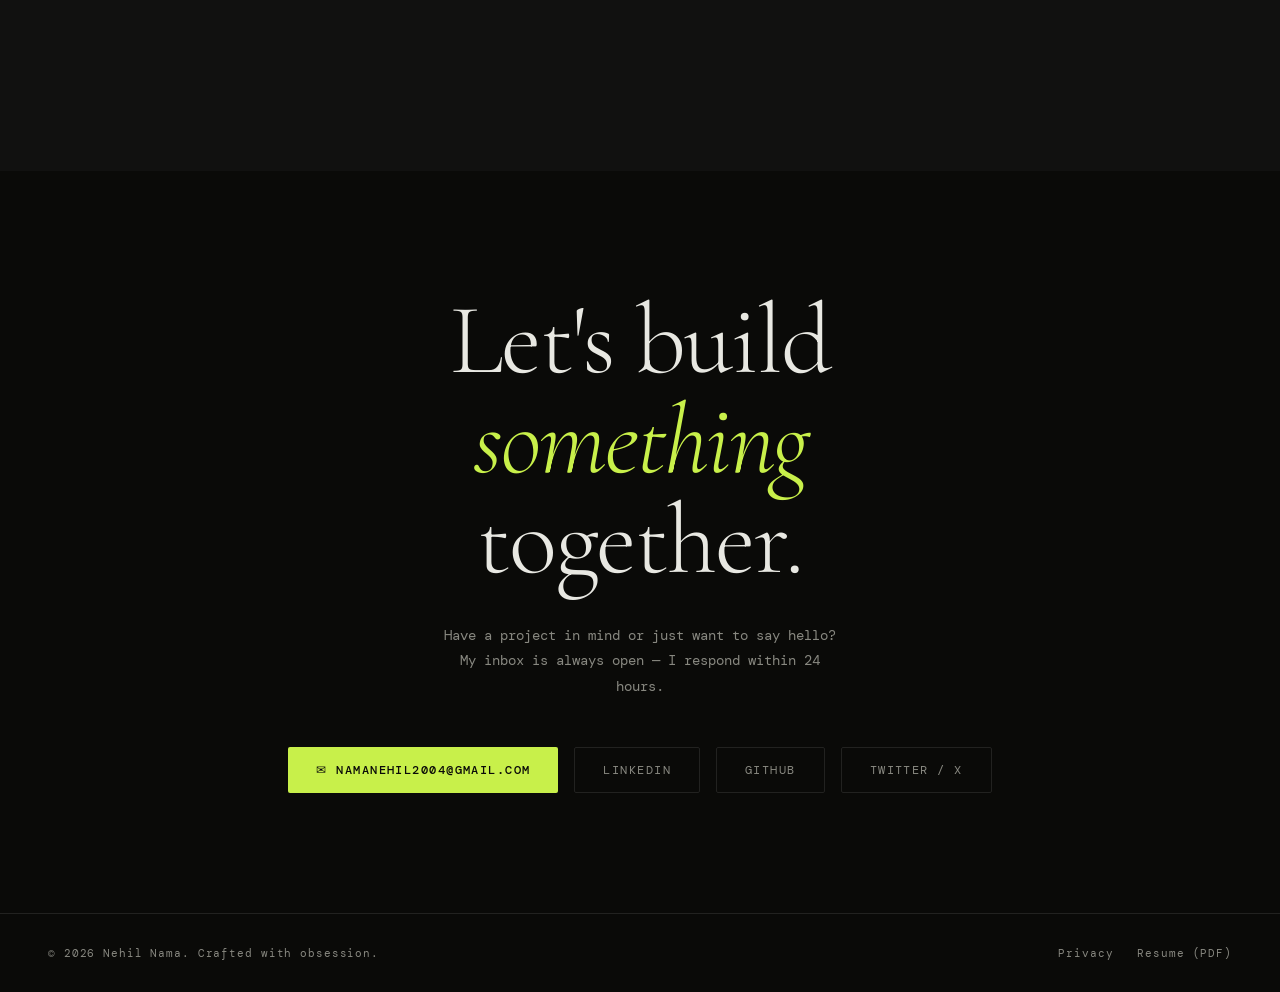
<file: Potfolio.html>
<!DOCTYPE html>
<html lang="en">
<head>
<meta charset="UTF-8" />
<meta name="viewport" content="width=device-width, initial-scale=1.0"/>
<title>Nehil Nama — Portfolio</title>
<link href="https://fonts.googleapis.com/css2?family=Cormorant+Garamond:ital,wght@0,300;0,400;0,600;1,300;1,400&family=DM+Mono:wght@300;400;500&display=swap" rel="stylesheet"/>
<link rel="stylesheet" href="PotfolioStyle.css" />
</head>
<body>
 
<!-- Cursor -->
<div class="cursor">
  <div class="cursor-dot" id="cursorDot"></div>
  <div class="cursor-ring" id="cursorRing"></div>
</div>
 
<!-- NAV -->
<nav id="navbar">
  <a href="#hero" class="nav-logo">Nehil<span>.</span></a>
  <ul class="nav-links">
    <li><a href="#about">About</a></li>
    <li><a href="#work">Work</a></li>
    <li><a href="#services">Services</a></li>
    <li><a href="#experience">Experience</a></li>
    <li><a href="#contact" class="nav-cta">Let's Talk</a></li>
  </ul>
</nav>
 
<!-- HERO -->
<section id="hero">
  <div class="hero-bg"></div>
  <div class="hero-grid"></div>
  <div class="hero-tag reveal">Open to opportunities</div>
  <h1 class="hero-name reveal reveal-delay-1">Nehil<br><em>Nama</em></h1>
  <div class="hero-bottom reveal reveal-delay-2">
    <p class="hero-desc">CSE graduate passionate about building clean, purposeful web experiences — from college projects to a capstone that I'm genuinely proud of.</p>
    <div class="hero-stats">
      <div class="stat">
        <div class="stat-num">CSE</div>
        <div class="stat-label">Graduate</div>
      </div>
      <div class="stat">
        <div class="stat-num">3<span>+</span></div>
        <div class="stat-label">Projects</div>
      </div>
      <div class="stat">
        <div class="stat-num">2026</div>
        <div class="stat-label">Batch</div>
      </div>
    </div>
  </div>
  <div class="scroll-hint">Scroll</div>
</section>
 
<!-- MARQUEE -->
<div class="marquee-wrap">
  <div class="marquee-track">
    <span class="marquee-item">HTML / CSS <span class="marquee-dot"></span></span>
    <span class="marquee-item">JavaScript <span class="marquee-dot"></span></span>
    <span class="marquee-item">React <span class="marquee-dot"></span></span>
    <span class="marquee-item">Node.js <span class="marquee-dot"></span></span>
    <span class="marquee-item">Python <span class="marquee-dot"></span></span>
    <span class="marquee-item">MySQL <span class="marquee-dot"></span></span>
    <span class="marquee-item">MongoDB <span class="marquee-dot"></span></span>
    <span class="marquee-item">Git / GitHub <span class="marquee-dot"></span></span>
    <span class="marquee-item">Figma <span class="marquee-dot"></span></span>
    <span class="marquee-item">HTML / CSS <span class="marquee-dot"></span></span>
    <span class="marquee-item">JavaScript <span class="marquee-dot"></span></span>
    <span class="marquee-item">React <span class="marquee-dot"></span></span>
    <span class="marquee-item">Node.js <span class="marquee-dot"></span></span>
    <span class="marquee-item">Python <span class="marquee-dot"></span></span>
    <span class="marquee-item">MySQL <span class="marquee-dot"></span></span>
    <span class="marquee-item">MongoDB <span class="marquee-dot"></span></span>
    <span class="marquee-item">Git / GitHub <span class="marquee-dot"></span></span>
    <span class="marquee-item">Figma <span class="marquee-dot"></span></span>
  </div>
</div>
 
<!-- ABOUT -->
<section id="about">
  <div>
    <div class="section-header reveal">
      <span class="section-num">01</span>
      <h2 class="section-title">About</h2>
      <div class="section-line"></div>
    </div>
    <div class="about-text reveal reveal-delay-1">
      <p>I'm a <strong>full-stack developer</strong> with a deep love for crafting digital products that balance beauty with engineering precision.</p>
      <p>My approach blends <strong>systems thinking</strong> with an obsessive eye for detail — from database architecture to pixel-perfect interfaces. I believe good software should feel inevitable.</p>
      <p>When I'm not shipping code, you'll find me reading about <strong>type design</strong>, hiking coastal trails, or experimenting with generative art.</p>
      <div class="available-badge">
        <div class="available-dot"></div>
        Available for new projects — April 2026 onwards
      </div>
    </div>
  </div>
  <div>
    <div class="section-header reveal">
      <span class="section-num">—</span>
      <h2 class="section-title" style="font-size:28px">Skills</h2>
    </div>
    <div class="about-skills reveal reveal-delay-1" id="skillBars">
      <div class="skill-row"><span class="skill-name">React.js</span><div class="skill-bar"><div class="skill-fill" style="width:95%"></div></div><span class="skill-pct">95%</span></div>
      <div class="skill-row"><span class="skill-name">Node.js</span><div class="skill-bar"><div class="skill-fill" style="width:90%"></div></div><span class="skill-pct">90%</span></div>
      <div class="skill-row"><span class="skill-name">UI / UX</span><div class="skill-bar"><div class="skill-fill" style="width:88%"></div></div><span class="skill-pct">88%</span></div>
      <div class="skill-row"><span class="skill-name">JavaScript</span><div class="skill-bar"><div class="skill-fill" style="width:85%"></div></div><span class="skill-pct">85%</span></div>
      <div class="skill-row"><span class="skill-name">SQL</span><div class="skill-bar"><div class="skill-fill" style="width:78%"></div></div><span class="skill-pct">78%</span></div>
      <div class="skill-row"><span class="skill-name">API Design</span><div class="skill-bar"><div class="skill-fill" style="width:72%"></div></div><span class="skill-pct">72%</span></div>
      <div class="skill-row"><span class="skill-name">System Design</span><div class="skill-bar"><div class="skill-fill" style="width:65%"></div></div><span class="skill-pct">65%</span></div>
    </div>
  </div>
</section>
 
<!-- WORK -->
<section id="work">
  <div class="section-header reveal">
    <span class="section-num">02</span>
    <h2 class="section-title">Selected Work</h2>
    <div class="section-line"></div>
  </div>
  <div class="projects-grid">
 
    <!-- Project 1 — Team Management Platform (Featured) -->
    <div class="project-card featured reveal">
      <div>
        <div class="project-num">001 <span class="project-tag featured">Full-Stack</span></div>
        <h3 class="project-title">Team Management Platform</h3>
        <p class="project-desc">A scalable workspace platform with Kanban boards supporting 100+ projects, boosting team productivity by 40% and cutting scheduling conflicts by 60%. Includes RBAC, JWT auth, and 30+ RESTful APIs with sub-200ms latency tested across 200+ Postman scenarios.</p>
        <div class="project-tech">
          <span class="tech-pill">Node.js</span><span class="tech-pill">Express.js</span>
          <span class="tech-pill">MongoDB</span><span class="tech-pill">JWT / RBAC</span><span class="tech-pill">Postman</span>
        </div>
        <a href="#" class="project-link">View on GitHub →</a>
      </div>
      <div class="project-visual">
        <svg viewBox="0 0 48 48" fill="none" stroke="currentColor" stroke-width="1.5">
          <rect x="4" y="8" width="12" height="16" rx="1"/><rect x="20" y="8" width="12" height="10" rx="1"/>
          <rect x="36" y="8" width="8" height="20" rx="1"/><rect x="4" y="30" width="12" height="10" rx="1"/>
          <rect x="20" y="24" width="12" height="16" rx="1"/><path d="M40 32h-4M40 36h-4M38 28v12"/>
        </svg>
      </div>
    </div>
 
    <!-- Project 2 — CAMS -->
    <div class="project-card reveal reveal-delay-1">
      <div class="project-num">002 <span class="project-tag">Web App</span></div>
      <h3 class="project-title">Club Activity Management System</h3>
      <p class="project-desc">A full-stack platform serving 1,200+ users across 15+ student clubs. Streamlines event scheduling (100+ events/year), participant registration, and attendance tracking with automated email/SMS notifications at a 95% delivery rate.</p>
      <div class="project-tech">
        <span class="tech-pill">HTML/CSS</span><span class="tech-pill">JavaScript</span>
        <span class="tech-pill">MongoDB</span><span class="tech-pill">Email/SMS Notifications</span>
      </div>
      <a href="#" class="project-link">View on GitHub →</a>
    </div>
 
    <!-- Project 3 — AI Resume Analyzer -->
    <div class="project-card reveal reveal-delay-2">
      <div class="project-num">003 <span class="project-tag">AI / Personal</span></div>
      <h3 class="project-title">AI Resume Analyzer</h3>
      <p class="project-desc">An AI-powered tool that evaluates resumes against job descriptions, generating match-score insights and improvement suggestions via LLM integration. Features real-time processing, secure file handling, and a clean Tailwind + shadcn/ui interface.</p>
      <div class="project-tech">
        <span class="tech-pill">Tailwind CSS</span><span class="tech-pill">shadcn/ui</span>
        <span class="tech-pill">Firebase</span><span class="tech-pill">LLM API</span><span class="tech-pill">Zod</span>
      </div>
      <a href="#" class="project-link">View on GitHub →</a>
    </div>
 
    <!-- Placeholder for future projects -->
    <div class="project-card reveal" style="opacity:0.45; border-style: dashed;">
      <div class="project-num">004 <span class="project-tag">Coming Soon</span></div>
      <h3 class="project-title" style="color:var(--muted);">Next Project</h3>
      <p class="project-desc">Currently building something new. Check back soon — or reach out if you'd like to collaborate.</p>
      <div class="project-tech">
        <span class="tech-pill">TBD</span>
      </div>
    </div>
 
  </div>
</section>
 
<!-- SERVICES -->
<section id="services">
  <div style="padding: 0 48px 64px;">
    <div class="section-header reveal">
      <span class="section-num">03</span>
      <h2 class="section-title">Services</h2>
      <div class="section-line"></div>
    </div>
  </div>
  <div class="services-grid">
    <div class="service-card reveal">
      <span class="service-num">01</span>
      <svg class="service-icon" viewBox="0 0 48 48" fill="none" stroke="currentColor" stroke-width="1.5">
        <rect x="4" y="8" width="40" height="28" rx="2"/><path d="M16 44h16M24 36v8"/>
        <path d="M12 20l6 6-6 6M22 28h8"/>
      </svg>
      <h3 class="service-title">Web Development</h3>
      <p class="service-desc">Building responsive, functional websites using HTML, CSS, JavaScript, and React. Comfortable taking a project from a rough idea to a working, deployed app.</p>
    </div>
    <div class="service-card reveal reveal-delay-1">
      <span class="service-num">02</span>
      <svg class="service-icon" viewBox="0 0 48 48" fill="none" stroke="currentColor" stroke-width="1.5">
        <rect x="8" y="4" width="22" height="32" rx="2"/><rect x="18" y="12" width="22" height="32" rx="2"/>
        <path d="M14 20h8M14 26h6"/>
      </svg>
      <h3 class="service-title">UI Implementation</h3>
      <p class="service-desc">Turning Figma designs or rough wireframes into clean, pixel-faithful frontend code. I pay close attention to spacing, typography, and responsive behaviour.</p>
    </div>
    <div class="service-card reveal reveal-delay-2">
      <span class="service-num">03</span>
      <svg class="service-icon" viewBox="0 0 48 48" fill="none" stroke="currentColor" stroke-width="1.5">
        <circle cx="24" cy="24" r="16"/><path d="M24 8v4M24 36v4M8 24h4M36 24h4"/>
        <circle cx="24" cy="24" r="6"/>
      </svg>
      <h3 class="service-title">REST API Integration</h3>
      <p class="service-desc">Connecting frontends to third-party or custom backend APIs. Comfortable with fetch, axios, and handling auth flows like JWT and OAuth.</p>
    </div>
    <div class="service-card reveal">
      <span class="service-num">04</span>
      <svg class="service-icon" viewBox="0 0 48 48" fill="none" stroke="currentColor" stroke-width="1.5">
        <path d="M12 38V24l12-16 12 16v14"/><path d="M19 38v-8h10v8"/>
        <path d="M8 38h32"/>
      </svg>
      <h3 class="service-title">Backend & Databases</h3>
      <p class="service-desc">Building simple to moderately complex server-side logic with Node.js or Python, and designing relational/NoSQL schemas for real application needs.</p>
    </div>
    <div class="service-card reveal reveal-delay-1">
      <span class="service-num">05</span>
      <svg class="service-icon" viewBox="0 0 48 48" fill="none" stroke="currentColor" stroke-width="1.5">
        <path d="M6 36l12-20 8 12 6-8 10 16"/><circle cx="6" cy="36" r="2"/><circle cx="18" cy="16" r="2"/>
      </svg>
      <h3 class="service-title">Data & Python Scripts</h3>
      <p class="service-desc">Writing Python scripts for data processing, basic analysis, or automation tasks. Some experience with pandas, scikit-learn, and visualisation libraries.</p>
    </div>
    <div class="service-card reveal reveal-delay-2">
      <span class="service-num">06</span>
      <svg class="service-icon" viewBox="0 0 48 48" fill="none" stroke="currentColor" stroke-width="1.5">
        <path d="M16 12h16v8H16z"/><path d="M24 20v6"/><path d="M12 32h8v8h-8z"/>
        <path d="M28 32h8v8h-8z"/><path d="M16 36h4M28 36h-4"/>
      </svg>
      <h3 class="service-title">Bug Fixes & Small Features</h3>
      <p class="service-desc">Happy to jump into an existing codebase, understand the structure, and deliver targeted fixes or small features without breaking what already works.</p>
    </div>
  </div>
</section>
 
<!-- TESTIMONIALS -->
<section id="testimonials">
  <div class="section-header reveal">
    <span class="section-num">04</span>
    <h2 class="section-title">Kind Words</h2>
    <div class="section-line"></div>
  </div>
  <div class="testimonials-track">
    <div class="testimonial-card reveal">
      <div class="testimonial-quote">"</div>
      <p class="testimonial-text">One of the most motivated students in the batch. The capstone project showed real product thinking — not just coding ability, but an understanding of user needs.</p>
      <div class="testimonial-author">
        <div class="testimonial-avatar">PK</div>
        <div>
          <div class="testimonial-name">Mrs. Shagun Sharma</div>
          <div class="testimonial-role">Project Guide, Dept. of CSE</div>
        </div>
      </div>
    </div>
    <div class="testimonial-card reveal reveal-delay-1">
      <div class="testimonial-quote">"</div>
      <p class="testimonial-text">We built TaskFlow together during our 3rd year. What stood out was how Alex always pushed for cleaner code and actually read the docs instead of just copying Stack Overflow.</p>
      <div class="testimonial-author">
        <div class="testimonial-avatar">PN</div>
        <div>
          <div class="testimonial-name">Pranjal Nahar</div>
          <div class="testimonial-role">Batchmate & Collaborator</div>
        </div>
      </div>
    </div>
    <div class="testimonial-card reveal reveal-delay-2">
      <div class="testimonial-quote">"</div>
      <p class="testimonial-text">Quick learner, writes readable code, and genuinely curious about how things work under the hood. Exactly the kind of junior developer any team would want to bring on board.</p>
      <div class="testimonial-author">
        <div class="testimonial-avatar">AT</div>
        <div>
          <div class="testimonial-name">Alex Trivedi</div>
          <div class="testimonial-role">Internship Mentor (Summer 2024)</div>
        </div>
      </div>
    </div>
  </div>
</section>
 
<!-- EXPERIENCE -->
<section id="experience">
  <div style="padding: 0 48px 0; max-width: 900px; margin: 0 auto; padding: 120px 48px;">
    <div class="section-header reveal">
      <span class="section-num">05</span>
      <h2 class="section-title">Education & Background</h2>
      <div class="section-line"></div>
    </div>
    <div class="timeline">
      <div class="timeline-item reveal">
        <div class="timeline-year">2022 — 2026</div>
        <div class="timeline-role">B.Tech — Computer Science & Engineering</div>
        <div class="timeline-company">Vellore Institute of Technology</div>
        <p class="timeline-desc">Graduated with a CGPA of 8.2 / 10. Core coursework included Data Structures & Algorithms, DBMS, Operating Systems, Computer Networks, and Web Technologies. Completed a capstone project on personal finance management.</p>
      </div>
      <div class="timeline-item reveal reveal-delay-1">
        <div class="timeline-year">May — Jul 2024</div>
        <div class="timeline-role">Web Development Intern</div>
        <div class="timeline-company">TechSpark Solutions, Remote</div>
        <p class="timeline-desc">Assisted in building UI components for an internal HR tool using React. Fixed frontend bugs, wrote basic API calls, and learned how a real codebase is structured and reviewed through pull requests.</p>
      </div>
      <div class="timeline-item reveal reveal-delay-2">
        <div class="timeline-year">2023 — 2024</div>
        <div class="timeline-role">Technical Head</div>
        <div class="timeline-company">Coding Club, XYZ Institute of Technology</div>
        <p class="timeline-desc">Organised weekly coding contests on Codeforces and LeetCode for 80+ members. Conducted beginner workshops on HTML/CSS and Git, and helped juniors set up their first GitHub profiles.</p>
      </div>
      <div class="timeline-item reveal">
        <div class="timeline-year">2021 — 2022</div>
        <div class="timeline-role">Higher Secondary — Science (PCM + CS)</div>
        <div class="timeline-company">ABC Senior Secondary School, Bhopal</div>
        <p class="timeline-desc">Scored 91% in Class XII. Took Computer Science as an elective, which introduced me to programming with Python and sparked a genuine interest in building things with code.</p>
      </div>
    </div>
  </div>
</section>
 
<!-- CONTACT -->
<section id="contact">
  <h2 class="contact-big reveal">Let's build<br><em>something</em><br>together.</h2>
  <p class="contact-sub reveal reveal-delay-1">Have a project in mind or just want to say hello? My inbox is always open — I respond within 24 hours.</p>
  <div class="contact-links reveal reveal-delay-2">
    <a href="mailto:namanehil2004@gmail.com" class="contact-btn contact-btn-primary">✉ namanehil2004@gmail.com</a>
    <a href="https://www.linkedin.com/in/nehil-nama-772972247/" class="contact-btn contact-btn-secondary">LinkedIn</a>
    <a href="https://github.com/Nehil-nama/ManageIT-BackEnd-only.git" class="contact-btn contact-btn-secondary">GitHub</a>
    <a href="#" class="contact-btn contact-btn-secondary">Twitter / X</a>
  </div>
</section>
 
<footer>
  <span>© 2026 Nehil Nama. Crafted with obsession.</span>
  <div class="footer-links">
    <a href="#">Privacy</a>
    <a href="#">Resume (PDF)</a>
  </div>
</footer>
 
<script>
  // Custom cursor
  const dot = document.getElementById('cursorDot');
  const ring = document.getElementById('cursorRing');
  let mx = 0, my = 0, rx = 0, ry = 0;
  document.addEventListener('mousemove', e => { mx = e.clientX; my = e.clientY; });
  function animateCursor() {
    dot.style.left = mx + 'px'; dot.style.top = my + 'px';
    rx += (mx - rx) * 0.12; ry += (my - ry) * 0.12;
    ring.style.left = rx + 'px'; ring.style.top = ry + 'px';
    requestAnimationFrame(animateCursor);
  }
  animateCursor();
 
  // Navbar scroll
  const navbar = document.getElementById('navbar');
  window.addEventListener('scroll', () => {
    navbar.classList.toggle('scrolled', window.scrollY > 60);
  });
 
  // Reveal on scroll
  const observer = new IntersectionObserver((entries) => {
    entries.forEach(e => { if (e.isIntersecting) e.target.classList.add('visible'); });
  }, { threshold: 0.12 });
  document.querySelectorAll('.reveal').forEach(el => observer.observe(el));
 
  // Skill bars animate on scroll
  const skillObserver = new IntersectionObserver((entries) => {
    entries.forEach(e => {
      if (e.isIntersecting) {
        e.target.querySelectorAll('.skill-fill').forEach(bar => {
          bar.style.transform = 'scaleX(0)';
          setTimeout(() => { bar.style.transform = 'scaleX(1)'; }, 200);
        });
        skillObserver.unobserve(e.target);
      }
    });
  }, { threshold: 0.3 });
  const skillSection = document.getElementById('skillBars');
  if (skillSection) skillObserver.observe(skillSection);
 
  // Hero initial reveal
  document.querySelectorAll('#hero .reveal').forEach((el, i) => {
    setTimeout(() => el.classList.add('visible'), 300 + i * 200);
  });
</script>
</body>
</html>
</file>
<file: style.css>
:root {
    --bg: #0a0a08;
    --surface: #111110;
    --border: #222220;
    --accent: #c8f04a;
    --accent2: #f0c84a;
    --text: #e8e8e2;
    --muted: #888880;
    --card: #161614;
  }
 
  *, *::before, *::after { box-sizing: border-box; margin: 0; padding: 0; }
 
  html { scroll-behavior: smooth; }
 
  body {
    background: var(--bg);
    color: var(--text);
    font-family: 'DM Mono', monospace;
    font-size: 14px;
    overflow-x: hidden;
    cursor: none;
  }
 
  /* CUSTOM CURSOR */
  .cursor {
    position: fixed; top: 0; left: 0; pointer-events: none; z-index: 9999;
    mix-blend-mode: difference;
  }
  .cursor-dot {
    width: 8px; height: 8px; background: var(--accent);
    border-radius: 50%; position: absolute;
    transform: translate(-50%, -50%);
    transition: transform 0.1s ease;
  }
  .cursor-ring {
    width: 36px; height: 36px; border: 1px solid var(--accent);
    border-radius: 50%; position: absolute;
    transform: translate(-50%, -50%);
    transition: transform 0.15s ease, width 0.2s ease, height 0.2s ease;
    opacity: 0.5;
  }
  body:has(a:hover) .cursor-ring,
  body:has(button:hover) .cursor-ring {
    width: 60px; height: 60px; opacity: 0.9;
  }
 
  /* NOISE OVERLAY */
  body::before {
    content: '';
    position: fixed; inset: 0; z-index: 1;
    pointer-events: none;
    background-image: url("data:image/svg+xml,%3Csvg viewBox='0 0 256 256' xmlns='http://www.w3.org/2000/svg'%3E%3Cfilter id='noise'%3E%3CfeTurbulence type='fractalNoise' baseFrequency='0.9' numOctaves='4' stitchTiles='stitch'/%3E%3C/filter%3E%3Crect width='100%25' height='100%25' filter='url(%23noise)' opacity='0.04'/%3E%3C/svg%3E");
    opacity: 0.4;
  }
 
  /* NAV */
  nav {
    position: fixed; top: 0; left: 0; right: 0; z-index: 100;
    display: flex; justify-content: space-between; align-items: center;
    padding: 24px 48px;
    border-bottom: 1px solid transparent;
    transition: border-color 0.3s, background 0.3s, backdrop-filter 0.3s;
  }
  nav.scrolled {
    background: rgba(10,10,8,0.85);
    backdrop-filter: blur(20px);
    border-color: var(--border);
  }
  .nav-logo {
    font-family: 'Cormorant Garamond', serif;
    font-size: 22px; font-weight: 300;
    letter-spacing: 0.05em;
    color: var(--text);
    text-decoration: none;
  }
  .nav-logo span { color: var(--accent); }
  .nav-links { display: flex; gap: 36px; list-style: none; }
  .nav-links a {
    color: var(--muted); text-decoration: none; font-size: 12px;
    letter-spacing: 0.12em; text-transform: uppercase;
    transition: color 0.2s;
    position: relative;
  }
  .nav-links a::after {
    content: ''; position: absolute; bottom: -4px; left: 0;
    width: 0; height: 1px; background: var(--accent);
    transition: width 0.3s ease;
  }
  .nav-links a:hover { color: var(--accent); }
  .nav-links a:hover::after { width: 100%; }
  .nav-cta {
    background: var(--accent); color: var(--bg) !important;
    padding: 8px 20px; border-radius: 2px;
    font-weight: 500;
  }
  .nav-cta::after { display: none !important; }
  .nav-cta:hover { background: var(--accent2) !important; opacity: 1; }
 
  /* HERO */
  #hero {
    min-height: 100vh;
    display: flex; flex-direction: column; justify-content: flex-end;
    padding: 0 48px 80px;
    position: relative; overflow: hidden;
  }
  .hero-bg {
    position: absolute; inset: 0;
    background: radial-gradient(ellipse 80% 60% at 70% 40%, rgba(200,240,74,0.06) 0%, transparent 70%),
                radial-gradient(ellipse 40% 40% at 20% 80%, rgba(240,200,74,0.04) 0%, transparent 60%);
  }
  .hero-grid {
    position: absolute; inset: 0;
    background-image:
      linear-gradient(var(--border) 1px, transparent 1px),
      linear-gradient(90deg, var(--border) 1px, transparent 1px);
    background-size: 80px 80px;
    mask-image: radial-gradient(ellipse 80% 80% at 50% 50%, black 20%, transparent 100%);
    opacity: 0.4;
  }
  .hero-tag {
    font-size: 11px; letter-spacing: 0.2em; text-transform: uppercase;
    color: var(--accent); margin-bottom: 24px;
    display: flex; align-items: center; gap: 12px;
  }
  .hero-tag::before {
    content: ''; display: block; width: 40px; height: 1px; background: var(--accent);
  }
  .hero-name {
    font-family: 'Cormorant Garamond', serif;
    font-size: clamp(72px, 12vw, 160px);
    font-weight: 300; line-height: 0.9;
    letter-spacing: -0.02em;
    margin-bottom: 32px;
  }
  .hero-name em { font-style: italic; color: var(--accent); }
  .hero-bottom {
    display: flex; justify-content: space-between; align-items: flex-end;
    gap: 40px;
  }
  .hero-desc {
    max-width: 380px; color: var(--muted); line-height: 1.8;
    font-size: 13px;
  }
  .hero-stats {
    display: flex; gap: 48px;
  }
  .stat { text-align: right; }
  .stat-num {
    font-family: 'Cormorant Garamond', serif;
    font-size: 48px; font-weight: 300; line-height: 1;
    color: var(--text);
  }
  .stat-num span { color: var(--accent); font-size: 28px; }
  .stat-label { font-size: 11px; letter-spacing: 0.15em; color: var(--muted); text-transform: uppercase; margin-top: 4px; }
  .scroll-hint {
    position: absolute; bottom: 32px; right: 48px;
    writing-mode: vertical-rl; font-size: 11px; letter-spacing: 0.2em;
    color: var(--muted); text-transform: uppercase;
    display: flex; align-items: center; gap: 12px;
  }
  .scroll-hint::after {
    content: ''; display: block; width: 1px; height: 60px;
    background: linear-gradient(var(--muted), transparent);
    animation: scrollLine 2s ease infinite;
  }
  @keyframes scrollLine {
    0% { transform: scaleY(0); transform-origin: top; }
    50% { transform: scaleY(1); transform-origin: top; }
    51% { transform: scaleY(1); transform-origin: bottom; }
    100% { transform: scaleY(0); transform-origin: bottom; }
  }
 
  /* SECTION STYLES */
  section { position: relative; z-index: 2; }
  .section-header {
    display: flex; align-items: baseline; gap: 20px;
    margin-bottom: 64px;
  }
  .section-num {
    font-size: 11px; letter-spacing: 0.2em; color: var(--accent);
    text-transform: uppercase;
  }
  .section-title {
    font-family: 'Cormorant Garamond', serif;
    font-size: clamp(36px, 5vw, 56px); font-weight: 300;
    letter-spacing: -0.01em;
  }
  .section-line {
    flex: 1; height: 1px; background: var(--border); margin-left: 20px;
  }
 
  /* ABOUT */
  #about {
    padding: 120px 48px;
    display: grid; grid-template-columns: 1fr 1fr; gap: 80px; align-items: start;
  }
  .about-text p {
    color: var(--muted); line-height: 2; margin-bottom: 24px; font-size: 14px;
  }
  .about-text p strong { color: var(--text); font-weight: 400; }
  .about-skills { display: flex; flex-direction: column; gap: 16px; }
  .skill-row {
    display: flex; align-items: center; gap: 16px;
  }
  .skill-name { width: 120px; font-size: 12px; color: var(--muted); letter-spacing: 0.05em; }
  .skill-bar { flex: 1; height: 1px; background: var(--border); position: relative; overflow: visible; }
  .skill-fill {
    position: absolute; top: 0; left: 0; height: 100%;
    background: var(--accent);
    transform-origin: left;
    transition: transform 1s ease;
  }
  .skill-pct { width: 36px; text-align: right; font-size: 11px; color: var(--muted); }
  .available-badge {
    display: inline-flex; align-items: center; gap: 10px;
    border: 1px solid var(--border); padding: 12px 20px;
    border-radius: 2px; margin-top: 32px;
    font-size: 12px; letter-spacing: 0.08em; color: var(--muted);
  }
  .available-dot {
    width: 8px; height: 8px; border-radius: 50%;
    background: var(--accent);
    box-shadow: 0 0 8px var(--accent);
    animation: pulse 2s infinite;
  }
  @keyframes pulse { 0%,100%{opacity:1} 50%{opacity:0.4} }
 
  /* WORK */
  #work { padding: 120px 48px; }
  .projects-grid {
    display: grid; grid-template-columns: repeat(2, 1fr); gap: 2px;
  }
  .project-card {
    background: var(--card);
    border: 1px solid var(--border);
    padding: 48px;
    position: relative; overflow: hidden;
    cursor: none;
    transition: border-color 0.3s;
    /* group: true; */
  }
  .project-card::before {
    content: '';
    position: absolute; inset: 0;
    background: linear-gradient(135deg, rgba(200,240,74,0.04) 0%, transparent 60%);
    opacity: 0; transition: opacity 0.4s;
  }
  .project-card:hover { border-color: rgba(200,240,74,0.3); }
  .project-card:hover::before { opacity: 1; }
  .project-card.featured { grid-column: span 2; display: grid; grid-template-columns: 1fr 1fr; gap: 48px; }
  .project-num {
    font-size: 11px; letter-spacing: 0.2em; color: var(--muted); margin-bottom: 32px;
    display: flex; justify-content: space-between; align-items: center;
  }
  .project-tag {
    background: var(--border); color: var(--muted);
    padding: 4px 10px; border-radius: 2px; font-size: 10px; letter-spacing: 0.1em;
    text-transform: uppercase;
  }
  .project-tag.featured { background: rgba(200,240,74,0.15); color: var(--accent); }
  .project-title {
    font-family: 'Cormorant Garamond', serif;
    font-size: clamp(28px, 3vw, 40px); font-weight: 300;
    margin-bottom: 16px; line-height: 1.1;
  }
  .project-desc { color: var(--muted); line-height: 1.8; font-size: 13px; margin-bottom: 32px; }
  .project-tech { display: flex; flex-wrap: wrap; gap: 8px; margin-bottom: 32px; }
  .tech-pill {
    border: 1px solid var(--border); padding: 4px 12px;
    border-radius: 100px; font-size: 11px; color: var(--muted);
    letter-spacing: 0.06em;
  }
  .project-link {
    display: inline-flex; align-items: center; gap: 8px;
    color: var(--accent); text-decoration: none; font-size: 12px;
    letter-spacing: 0.1em; text-transform: uppercase;
    transition: gap 0.2s;
  }
  .project-link:hover { gap: 14px; }
  .project-visual {
    background: var(--border);
    border-radius: 2px; aspect-ratio: 16/9;
    display: flex; align-items: center; justify-content: center;
    color: var(--muted); font-size: 11px; letter-spacing: 0.1em;
    position: relative; overflow: hidden;
  }
  .project-visual svg { width: 48px; height: 48px; opacity: 0.2; }
 
  /* SERVICES */
  #services { padding: 120px 48px; background: var(--surface); }
  .services-grid { display: grid; grid-template-columns: repeat(3, 1fr); gap: 1px; background: var(--border); }
  .service-card {
    background: var(--surface); padding: 48px 36px;
    position: relative; overflow: hidden;
    transition: background 0.3s;
  }
  .service-card:hover { background: var(--card); }
  .service-icon {
    width: 48px; height: 48px; margin-bottom: 28px;
    color: var(--accent);
  }
  .service-title {
    font-family: 'Cormorant Garamond', serif;
    font-size: 24px; font-weight: 400; margin-bottom: 16px;
  }
  .service-desc { color: var(--muted); line-height: 1.8; font-size: 13px; }
  .service-num {
    position: absolute; top: 36px; right: 36px;
    font-size: 48px; font-weight: 300; color: var(--border);
    font-family: 'Cormorant Garamond', serif; line-height: 1;
    pointer-events: none;
  }
 
  /* TESTIMONIALS */
  #testimonials { padding: 120px 48px; }
  .testimonials-track {
    display: grid; grid-template-columns: repeat(3, 1fr); gap: 24px;
  }
  .testimonial-card {
    border: 1px solid var(--border); padding: 36px; border-radius: 2px;
    position: relative;
    transition: border-color 0.3s, transform 0.3s;
  }
  .testimonial-card:hover { border-color: rgba(200,240,74,0.2); transform: translateY(-4px); }
  .testimonial-quote {
    font-family: 'Cormorant Garamond', serif;
    font-size: 60px; line-height: 0.7; color: var(--accent);
    margin-bottom: 16px; opacity: 0.5;
  }
  .testimonial-text {
    font-size: 14px; line-height: 1.8; color: var(--muted);
    margin-bottom: 28px; font-style: italic;
    font-family: 'Cormorant Garamond', serif; font-size: 17px;
  }
  .testimonial-author { display: flex; align-items: center; gap: 14px; }
  .testimonial-avatar {
    width: 40px; height: 40px; border-radius: 50%;
    background: var(--border); display: flex; align-items: center; justify-content: center;
    font-size: 14px; color: var(--muted); font-family: 'Cormorant Garamond', serif;
  }
  .testimonial-name { font-size: 13px; color: var(--text); }
  .testimonial-role { font-size: 11px; color: var(--muted); margin-top: 2px; letter-spacing: 0.06em; }
 
  /* TIMELINE / EXPERIENCE */
  #experience { padding: 120px 48px; background: var(--surface); }
  .timeline { position: relative; padding-left: 32px; }
  .timeline::before {
    content: ''; position: absolute; left: 0; top: 0; bottom: 0;
    width: 1px; background: var(--border);
  }
  .timeline-item { position: relative; padding-bottom: 56px; }
  .timeline-item::before {
    content: ''; position: absolute; left: -36px; top: 6px;
    width: 8px; height: 8px; border-radius: 50%;
    border: 1px solid var(--accent); background: var(--bg);
    box-shadow: 0 0 8px rgba(200,240,74,0.3);
  }
  .timeline-year { font-size: 11px; letter-spacing: 0.2em; color: var(--accent); margin-bottom: 8px; }
  .timeline-role {
    font-family: 'Cormorant Garamond', serif;
    font-size: 24px; font-weight: 300; margin-bottom: 4px;
  }
  .timeline-company { font-size: 12px; color: var(--muted); margin-bottom: 16px; letter-spacing: 0.06em; }
  .timeline-desc { color: var(--muted); font-size: 13px; line-height: 1.8; max-width: 600px; }
 
  /* CONTACT */
  #contact { padding: 120px 48px; text-align: center; }
  .contact-big {
    font-family: 'Cormorant Garamond', serif;
    font-size: clamp(48px, 8vw, 100px); font-weight: 300;
    line-height: 1; margin-bottom: 32px;
    letter-spacing: -0.02em;
  }
  .contact-big em { font-style: italic; color: var(--accent); }
  .contact-sub { color: var(--muted); max-width: 400px; margin: 0 auto 48px; line-height: 1.8; }
  .contact-links { display: flex; gap: 16px; justify-content: center; flex-wrap: wrap; }
  .contact-btn {
    display: inline-flex; align-items: center; gap: 10px;
    padding: 14px 28px; border-radius: 2px;
    font-size: 12px; letter-spacing: 0.12em; text-transform: uppercase;
    text-decoration: none; transition: all 0.2s; cursor: none;
  }
  .contact-btn-primary {
    background: var(--accent); color: var(--bg); font-weight: 500;
  }
  .contact-btn-primary:hover { background: var(--accent2); transform: translateY(-2px); }
  .contact-btn-secondary {
    border: 1px solid var(--border); color: var(--muted);
  }
  .contact-btn-secondary:hover { border-color: var(--accent); color: var(--accent); transform: translateY(-2px); }
 
  /* FOOTER */
  footer {
    border-top: 1px solid var(--border); padding: 32px 48px;
    display: flex; justify-content: space-between; align-items: center;
    font-size: 11px; color: var(--muted); letter-spacing: 0.08em;
  }
  .footer-links { display: flex; gap: 24px; }
  .footer-links a { color: var(--muted); text-decoration: none; transition: color 0.2s; }
  .footer-links a:hover { color: var(--accent); }
 
  /* ANIMATIONS */
  .reveal {
    opacity: 0; transform: translateY(30px);
    transition: opacity 0.8s ease, transform 0.8s ease;
  }
  .reveal.visible { opacity: 1; transform: translateY(0); }
  .reveal-delay-1 { transition-delay: 0.1s; }
  .reveal-delay-2 { transition-delay: 0.2s; }
  .reveal-delay-3 { transition-delay: 0.3s; }
 
  /* MARQUEE */
  .marquee-wrap { overflow: hidden; border-top: 1px solid var(--border); border-bottom: 1px solid var(--border); padding: 16px 0; }
  .marquee-track { display: flex; gap: 0; animation: marquee 20s linear infinite; white-space: nowrap; }
  .marquee-item {
    display: inline-flex; align-items: center; gap: 32px; padding: 0 32px;
    font-size: 12px; letter-spacing: 0.15em; text-transform: uppercase; color: var(--muted);
  }
  .marquee-dot { width: 4px; height: 4px; border-radius: 50%; background: var(--accent); }
  @keyframes marquee { 0%{transform:translateX(0)} 100%{transform:translateX(-50%)} }
 
  @media (max-width: 900px) {
    nav { padding: 20px 24px; }
    .nav-links { display: none; }
    #hero { padding: 0 24px 60px; }
    #about { grid-template-columns: 1fr; padding: 80px 24px; }
    #work { padding: 80px 24px; }
    .projects-grid { grid-template-columns: 1fr; }
    .project-card.featured { grid-column: span 1; grid-template-columns: 1fr; }
    .services-grid { grid-template-columns: 1fr; }
    .testimonials-track { grid-template-columns: 1fr; }
    #services, #testimonials, #experience, #contact { padding: 80px 24px; }
    footer { flex-direction: column; gap: 16px; text-align: center; }
  }
</file>
<file: PotfolioStyle.css>
:root {
    --bg: #0a0a08;
    --surface: #111110;
    --border: #222220;
    --accent: #c8f04a;
    --accent2: #f0c84a;
    --text: #e8e8e2;
    --muted: #888880;
    --card: #161614;
  }
 
  *, *::before, *::after { box-sizing: border-box; margin: 0; padding: 0; }
 
  html { scroll-behavior: smooth; }
 
  body {
    background: var(--bg);
    color: var(--text);
    font-family: 'DM Mono', monospace;
    font-size: 14px;
    overflow-x: hidden;
    cursor: none;
  }
 
  /* CUSTOM CURSOR */
  .cursor {
    position: fixed; top: 0; left: 0; pointer-events: none; z-index: 9999;
    mix-blend-mode: difference;
  }
  .cursor-dot {
    width: 8px; height: 8px; background: var(--accent);
    border-radius: 50%; position: absolute;
    transform: translate(-50%, -50%);
    transition: transform 0.1s ease;
  }
  .cursor-ring {
    width: 36px; height: 36px; border: 1px solid var(--accent);
    border-radius: 50%; position: absolute;
    transform: translate(-50%, -50%);
    transition: transform 0.15s ease, width 0.2s ease, height 0.2s ease;
    opacity: 0.5;
  }
  body:has(a:hover) .cursor-ring,
  body:has(button:hover) .cursor-ring {
    width: 60px; height: 60px; opacity: 0.9;
  }
 
  /* NOISE OVERLAY */
  body::before {
    content: '';
    position: fixed; inset: 0; z-index: 1;
    pointer-events: none;
    background-image: url("data:image/svg+xml,%3Csvg viewBox='0 0 256 256' xmlns='http://www.w3.org/2000/svg'%3E%3Cfilter id='noise'%3E%3CfeTurbulence type='fractalNoise' baseFrequency='0.9' numOctaves='4' stitchTiles='stitch'/%3E%3C/filter%3E%3Crect width='100%25' height='100%25' filter='url(%23noise)' opacity='0.04'/%3E%3C/svg%3E");
    opacity: 0.4;
  }
 
  /* NAV */
  nav {
    position: fixed; top: 0; left: 0; right: 0; z-index: 100;
    display: flex; justify-content: space-between; align-items: center;
    padding: 24px 48px;
    border-bottom: 1px solid transparent;
    transition: border-color 0.3s, background 0.3s, backdrop-filter 0.3s;
  }
  nav.scrolled {
    background: rgba(10,10,8,0.85);
    backdrop-filter: blur(20px);
    border-color: var(--border);
  }
  .nav-logo {
    font-family: 'Cormorant Garamond', serif;
    font-size: 22px; font-weight: 300;
    letter-spacing: 0.05em;
    color: var(--text);
    text-decoration: none;
  }
  .nav-logo span { color: var(--accent); }
  .nav-links { display: flex; gap: 36px; list-style: none; }
  .nav-links a {
    color: var(--muted); text-decoration: none; font-size: 12px;
    letter-spacing: 0.12em; text-transform: uppercase;
    transition: color 0.2s;
    position: relative;
  }
  .nav-links a::after {
    content: ''; position: absolute; bottom: -4px; left: 0;
    width: 0; height: 1px; background: var(--accent);
    transition: width 0.3s ease;
  }
  .nav-links a:hover { color: var(--accent); }
  .nav-links a:hover::after { width: 100%; }
  .nav-cta {
    background: var(--accent); color: var(--bg) !important;
    padding: 8px 20px; border-radius: 2px;
    font-weight: 500;
  }
  .nav-cta::after { display: none !important; }
  .nav-cta:hover { background: var(--accent2) !important; opacity: 1; }
 
  /* HERO */
  #hero {
    min-height: 100vh;
    display: flex; flex-direction: column; justify-content: flex-end;
    padding: 0 48px 80px;
    position: relative; overflow: hidden;
  }
  .hero-bg {
    position: absolute; inset: 0;
    background: radial-gradient(ellipse 80% 60% at 70% 40%, rgba(200,240,74,0.06) 0%, transparent 70%),
                radial-gradient(ellipse 40% 40% at 20% 80%, rgba(240,200,74,0.04) 0%, transparent 60%);
  }
  .hero-grid {
    position: absolute; inset: 0;
    background-image:
      linear-gradient(var(--border) 1px, transparent 1px),
      linear-gradient(90deg, var(--border) 1px, transparent 1px);
    background-size: 80px 80px;
    mask-image: radial-gradient(ellipse 80% 80% at 50% 50%, black 20%, transparent 100%);
    opacity: 0.4;
  }
  .hero-tag {
    font-size: 11px; letter-spacing: 0.2em; text-transform: uppercase;
    color: var(--accent); margin-bottom: 24px;
    display: flex; align-items: center; gap: 12px;
  }
  .hero-tag::before {
    content: ''; display: block; width: 40px; height: 1px; background: var(--accent);
  }
  .hero-name {
    font-family: 'Cormorant Garamond', serif;
    font-size: clamp(72px, 12vw, 160px);
    font-weight: 300; line-height: 0.9;
    letter-spacing: -0.02em;
    margin-bottom: 32px;
  }
  .hero-name em { font-style: italic; color: var(--accent); }
  .hero-bottom {
    display: flex; justify-content: space-between; align-items: flex-end;
    gap: 40px;
  }
  .hero-desc {
    max-width: 380px; color: var(--muted); line-height: 1.8;
    font-size: 13px;
  }
  .hero-stats {
    display: flex; gap: 48px;
  }
  .stat { text-align: right; }
  .stat-num {
    font-family: 'Cormorant Garamond', serif;
    font-size: 48px; font-weight: 300; line-height: 1;
    color: var(--text);
  }
  .stat-num span { color: var(--accent); font-size: 28px; }
  .stat-label { font-size: 11px; letter-spacing: 0.15em; color: var(--muted); text-transform: uppercase; margin-top: 4px; }
  .scroll-hint {
    position: absolute; bottom: 32px; right: 48px;
    writing-mode: vertical-rl; font-size: 11px; letter-spacing: 0.2em;
    color: var(--muted); text-transform: uppercase;
    display: flex; align-items: center; gap: 12px;
  }
  .scroll-hint::after {
    content: ''; display: block; width: 1px; height: 60px;
    background: linear-gradient(var(--muted), transparent);
    animation: scrollLine 2s ease infinite;
  }
  @keyframes scrollLine {
    0% { transform: scaleY(0); transform-origin: top; }
    50% { transform: scaleY(1); transform-origin: top; }
    51% { transform: scaleY(1); transform-origin: bottom; }
    100% { transform: scaleY(0); transform-origin: bottom; }
  }
 
  /* SECTION STYLES */
  section { position: relative; z-index: 2; }
  .section-header {
    display: flex; align-items: baseline; gap: 20px;
    margin-bottom: 64px;
  }
  .section-num {
    font-size: 11px; letter-spacing: 0.2em; color: var(--accent);
    text-transform: uppercase;
  }
  .section-title {
    font-family: 'Cormorant Garamond', serif;
    font-size: clamp(36px, 5vw, 56px); font-weight: 300;
    letter-spacing: -0.01em;
  }
  .section-line {
    flex: 1; height: 1px; background: var(--border); margin-left: 20px;
  }
 
  /* ABOUT */
  #about {
    padding: 120px 48px;
    display: grid; grid-template-columns: 1fr 1fr; gap: 80px; align-items: start;
  }
  .about-text p {
    color: var(--muted); line-height: 2; margin-bottom: 24px; font-size: 14px;
  }
  .about-text p strong { color: var(--text); font-weight: 400; }
  .about-skills { display: flex; flex-direction: column; gap: 16px; }
  .skill-row {
    display: flex; align-items: center; gap: 16px;
  }
  .skill-name { width: 120px; font-size: 12px; color: var(--muted); letter-spacing: 0.05em; }
  .skill-bar { flex: 1; height: 1px; background: var(--border); position: relative; overflow: visible; }
  .skill-fill {
    position: absolute; top: 0; left: 0; height: 100%;
    background: var(--accent);
    transform-origin: left;
    transition: transform 1s ease;
  }
  .skill-pct { width: 36px; text-align: right; font-size: 11px; color: var(--muted); }
  .available-badge {
    display: inline-flex; align-items: center; gap: 10px;
    border: 1px solid var(--border); padding: 12px 20px;
    border-radius: 2px; margin-top: 32px;
    font-size: 12px; letter-spacing: 0.08em; color: var(--muted);
  }
  .available-dot {
    width: 8px; height: 8px; border-radius: 50%;
    background: var(--accent);
    box-shadow: 0 0 8px var(--accent);
    animation: pulse 2s infinite;
  }
  @keyframes pulse { 0%,100%{opacity:1} 50%{opacity:0.4} }
 
  /* WORK */
  #work { padding: 120px 48px; }
  .projects-grid {
    display: grid; grid-template-columns: repeat(2, 1fr); gap: 2px;
  }
  .project-card {
    background: var(--card);
    border: 1px solid var(--border);
    padding: 48px;
    position: relative; overflow: hidden;
    cursor: none;
    transition: border-color 0.3s;
    /* group: true; */
  }
  .project-card::before {
    content: '';
    position: absolute; inset: 0;
    background: linear-gradient(135deg, rgba(200,240,74,0.04) 0%, transparent 60%);
    opacity: 0; transition: opacity 0.4s;
  }
  .project-card:hover { border-color: rgba(200,240,74,0.3); }
  .project-card:hover::before { opacity: 1; }
  .project-card.featured { grid-column: span 2; display: grid; grid-template-columns: 1fr 1fr; gap: 48px; }
  .project-num {
    font-size: 11px; letter-spacing: 0.2em; color: var(--muted); margin-bottom: 32px;
    display: flex; justify-content: space-between; align-items: center;
  }
  .project-tag {
    background: var(--border); color: var(--muted);
    padding: 4px 10px; border-radius: 2px; font-size: 10px; letter-spacing: 0.1em;
    text-transform: uppercase;
  }
  .project-tag.featured { background: rgba(200,240,74,0.15); color: var(--accent); }
  .project-title {
    font-family: 'Cormorant Garamond', serif;
    font-size: clamp(28px, 3vw, 40px); font-weight: 300;
    margin-bottom: 16px; line-height: 1.1;
  }
  .project-desc { color: var(--muted); line-height: 1.8; font-size: 13px; margin-bottom: 32px; }
  .project-tech { display: flex; flex-wrap: wrap; gap: 8px; margin-bottom: 32px; }
  .tech-pill {
    border: 1px solid var(--border); padding: 4px 12px;
    border-radius: 100px; font-size: 11px; color: var(--muted);
    letter-spacing: 0.06em;
  }
  .project-link {
    display: inline-flex; align-items: center; gap: 8px;
    color: var(--accent); text-decoration: none; font-size: 12px;
    letter-spacing: 0.1em; text-transform: uppercase;
    transition: gap 0.2s;
  }
  .project-link:hover { gap: 14px; }
  .project-visual {
    background: var(--border);
    border-radius: 2px; aspect-ratio: 16/9;
    display: flex; align-items: center; justify-content: center;
    color: var(--muted); font-size: 11px; letter-spacing: 0.1em;
    position: relative; overflow: hidden;
  }
  .project-visual svg { width: 48px; height: 48px; opacity: 0.2; }
 
  /* SERVICES */
  #services { padding: 120px 48px; background: var(--surface); }
  .services-grid { display: grid; grid-template-columns: repeat(3, 1fr); gap: 1px; background: var(--border); }
  .service-card {
    background: var(--surface); padding: 48px 36px;
    position: relative; overflow: hidden;
    transition: background 0.3s;
  }
  .service-card:hover { background: var(--card); }
  .service-icon {
    width: 48px; height: 48px; margin-bottom: 28px;
    color: var(--accent);
  }
  .service-title {
    font-family: 'Cormorant Garamond', serif;
    font-size: 24px; font-weight: 400; margin-bottom: 16px;
  }
  .service-desc { color: var(--muted); line-height: 1.8; font-size: 13px; }
  .service-num {
    position: absolute; top: 36px; right: 36px;
    font-size: 48px; font-weight: 300; color: var(--border);
    font-family: 'Cormorant Garamond', serif; line-height: 1;
    pointer-events: none;
  }
 
  /* TESTIMONIALS */
  #testimonials { padding: 120px 48px; }
  .testimonials-track {
    display: grid; grid-template-columns: repeat(3, 1fr); gap: 24px;
  }
  .testimonial-card {
    border: 1px solid var(--border); padding: 36px; border-radius: 2px;
    position: relative;
    transition: border-color 0.3s, transform 0.3s;
  }
  .testimonial-card:hover { border-color: rgba(200,240,74,0.2); transform: translateY(-4px); }
  .testimonial-quote {
    font-family: 'Cormorant Garamond', serif;
    font-size: 60px; line-height: 0.7; color: var(--accent);
    margin-bottom: 16px; opacity: 0.5;
  }
  .testimonial-text {
    font-size: 14px; line-height: 1.8; color: var(--muted);
    margin-bottom: 28px; font-style: italic;
    font-family: 'Cormorant Garamond', serif; font-size: 17px;
  }
  .testimonial-author { display: flex; align-items: center; gap: 14px; }
  .testimonial-avatar {
    width: 40px; height: 40px; border-radius: 50%;
    background: var(--border); display: flex; align-items: center; justify-content: center;
    font-size: 14px; color: var(--muted); font-family: 'Cormorant Garamond', serif;
  }
  .testimonial-name { font-size: 13px; color: var(--text); }
  .testimonial-role { font-size: 11px; color: var(--muted); margin-top: 2px; letter-spacing: 0.06em; }
 
  /* TIMELINE / EXPERIENCE */
  #experience { padding: 120px 48px; background: var(--surface); }
  .timeline { position: relative; padding-left: 32px; }
  .timeline::before {
    content: ''; position: absolute; left: 0; top: 0; bottom: 0;
    width: 1px; background: var(--border);
  }
  .timeline-item { position: relative; padding-bottom: 56px; }
  .timeline-item::before {
    content: ''; position: absolute; left: -36px; top: 6px;
    width: 8px; height: 8px; border-radius: 50%;
    border: 1px solid var(--accent); background: var(--bg);
    box-shadow: 0 0 8px rgba(200,240,74,0.3);
  }
  .timeline-year { font-size: 11px; letter-spacing: 0.2em; color: var(--accent); margin-bottom: 8px; }
  .timeline-role {
    font-family: 'Cormorant Garamond', serif;
    font-size: 24px; font-weight: 300; margin-bottom: 4px;
  }
  .timeline-company { font-size: 12px; color: var(--muted); margin-bottom: 16px; letter-spacing: 0.06em; }
  .timeline-desc { color: var(--muted); font-size: 13px; line-height: 1.8; max-width: 600px; }
 
  /* CONTACT */
  #contact { padding: 120px 48px; text-align: center; }
  .contact-big {
    font-family: 'Cormorant Garamond', serif;
    font-size: clamp(48px, 8vw, 100px); font-weight: 300;
    line-height: 1; margin-bottom: 32px;
    letter-spacing: -0.02em;
  }
  .contact-big em { font-style: italic; color: var(--accent); }
  .contact-sub { color: var(--muted); max-width: 400px; margin: 0 auto 48px; line-height: 1.8; }
  .contact-links { display: flex; gap: 16px; justify-content: center; flex-wrap: wrap; }
  .contact-btn {
    display: inline-flex; align-items: center; gap: 10px;
    padding: 14px 28px; border-radius: 2px;
    font-size: 12px; letter-spacing: 0.12em; text-transform: uppercase;
    text-decoration: none; transition: all 0.2s; cursor: none;
  }
  .contact-btn-primary {
    background: var(--accent); color: var(--bg); font-weight: 500;
  }
  .contact-btn-primary:hover { background: var(--accent2); transform: translateY(-2px); }
  .contact-btn-secondary {
    border: 1px solid var(--border); color: var(--muted);
  }
  .contact-btn-secondary:hover { border-color: var(--accent); color: var(--accent); transform: translateY(-2px); }
 
  /* FOOTER */
  footer {
    border-top: 1px solid var(--border); padding: 32px 48px;
    display: flex; justify-content: space-between; align-items: center;
    font-size: 11px; color: var(--muted); letter-spacing: 0.08em;
  }
  .footer-links { display: flex; gap: 24px; }
  .footer-links a { color: var(--muted); text-decoration: none; transition: color 0.2s; }
  .footer-links a:hover { color: var(--accent); }
 
  /* ANIMATIONS */
  .reveal {
    opacity: 0; transform: translateY(30px);
    transition: opacity 0.8s ease, transform 0.8s ease;
  }
  .reveal.visible { opacity: 1; transform: translateY(0); }
  .reveal-delay-1 { transition-delay: 0.1s; }
  .reveal-delay-2 { transition-delay: 0.2s; }
  .reveal-delay-3 { transition-delay: 0.3s; }
 
  /* MARQUEE */
  .marquee-wrap { overflow: hidden; border-top: 1px solid var(--border); border-bottom: 1px solid var(--border); padding: 16px 0; }
  .marquee-track { display: flex; gap: 0; animation: marquee 20s linear infinite; white-space: nowrap; }
  .marquee-item {
    display: inline-flex; align-items: center; gap: 32px; padding: 0 32px;
    font-size: 12px; letter-spacing: 0.15em; text-transform: uppercase; color: var(--muted);
  }
  .marquee-dot { width: 4px; height: 4px; border-radius: 50%; background: var(--accent); }
  @keyframes marquee { 0%{transform:translateX(0)} 100%{transform:translateX(-50%)} }
 
  @media (max-width: 900px) {
    nav { padding: 20px 24px; }
    .nav-links { display: none; }
    #hero { padding: 0 24px 60px; }
    #about { grid-template-columns: 1fr; padding: 80px 24px; }
    #work { padding: 80px 24px; }
    .projects-grid { grid-template-columns: 1fr; }
    .project-card.featured { grid-column: span 1; grid-template-columns: 1fr; }
    .services-grid { grid-template-columns: 1fr; }
    .testimonials-track { grid-template-columns: 1fr; }
    #services, #testimonials, #experience, #contact { padding: 80px 24px; }
    footer { flex-direction: column; gap: 16px; text-align: center; }
  }
</file>
